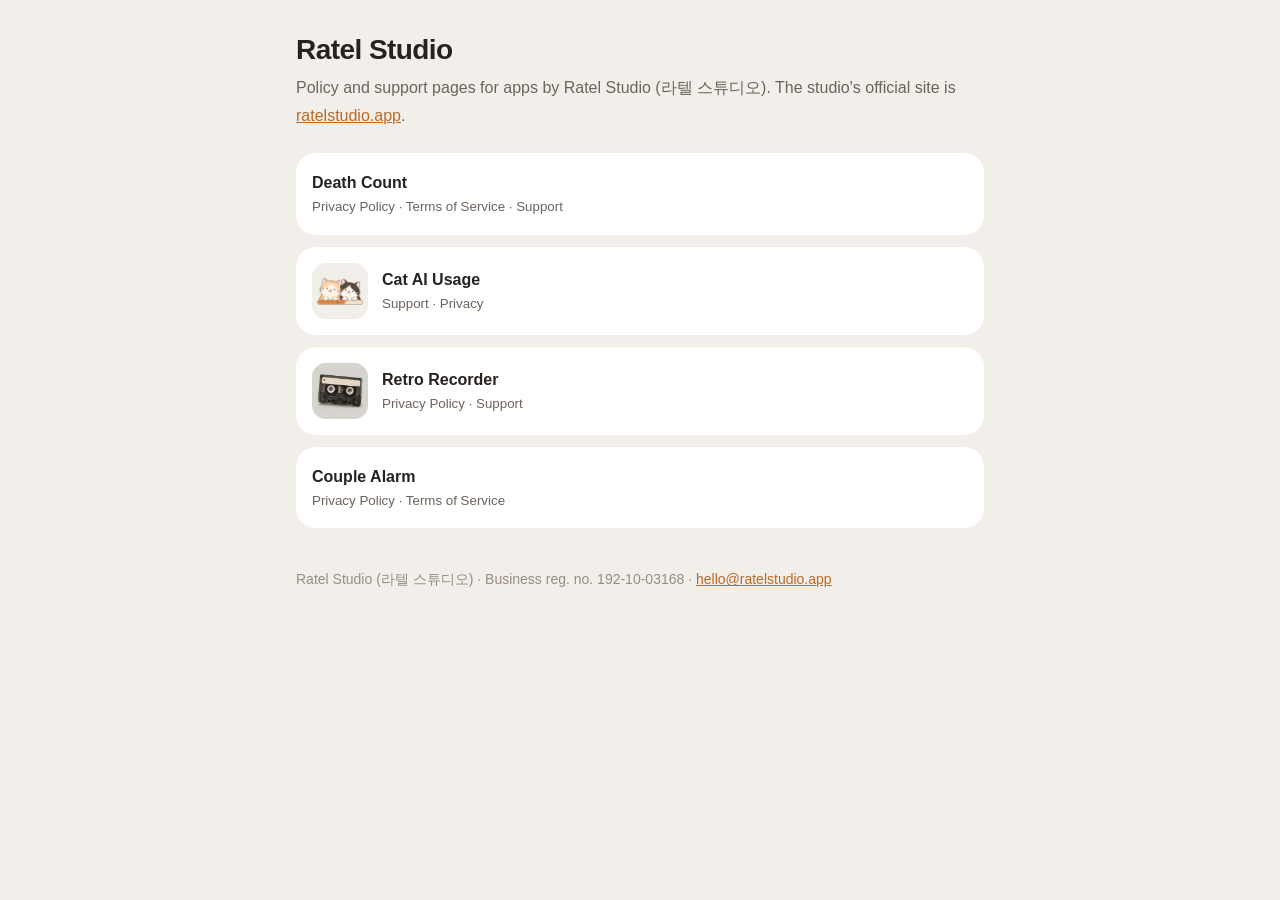
<file: index.html>
<!doctype html>
<html lang="en">
<head>
<meta charset="utf-8">
<meta name="viewport" content="width=device-width,initial-scale=1">
<title>Ratel Studio · app policies and support</title>
<meta name="description" content="Policy and support pages for apps by Ratel Studio (라텔 스튜디오). The studio's official site is ratelstudio.app.">
<link rel="canonical" href="https://ratelstudio.app/">
<link rel="stylesheet" href="assets/site.css">
</head>
<body>
<main>
<h1>Ratel Studio</h1>
<p class="sub">Policy and support pages for apps by Ratel Studio (라텔 스튜디오). The studio's official site is <a href="https://ratelstudio.app/">ratelstudio.app</a>.</p>
<div class="apps" style="margin-top:24px">
  <a class="app" href="death-count/"><span><strong>Death Count</strong><small>Privacy Policy · Terms of Service · Support</small></span></a>
  <a class="app" href="cat-ai-usage/"><img src="assets/cat-ai-usage-icon.png" alt=""><span><strong>Cat AI Usage</strong><small>Support · Privacy</small></span></a>
  <a class="app" href="retro-audio-recorder/"><img src="assets/retro-audio-recorder-icon.png" alt=""><span><strong>Retro Recorder</strong><small>Privacy Policy · Support</small></span></a>
  <a class="app" href="couple-alarm/"><span><strong>Couple Alarm</strong><small>Privacy Policy · Terms of Service</small></span></a>
</div>
<footer>Ratel Studio (라텔 스튜디오) · Business reg. no. 192-10-03168 · <a href="mailto:hello@ratelstudio.app">hello@ratelstudio.app</a></footer>
</main>
</body>
</html>
</file>
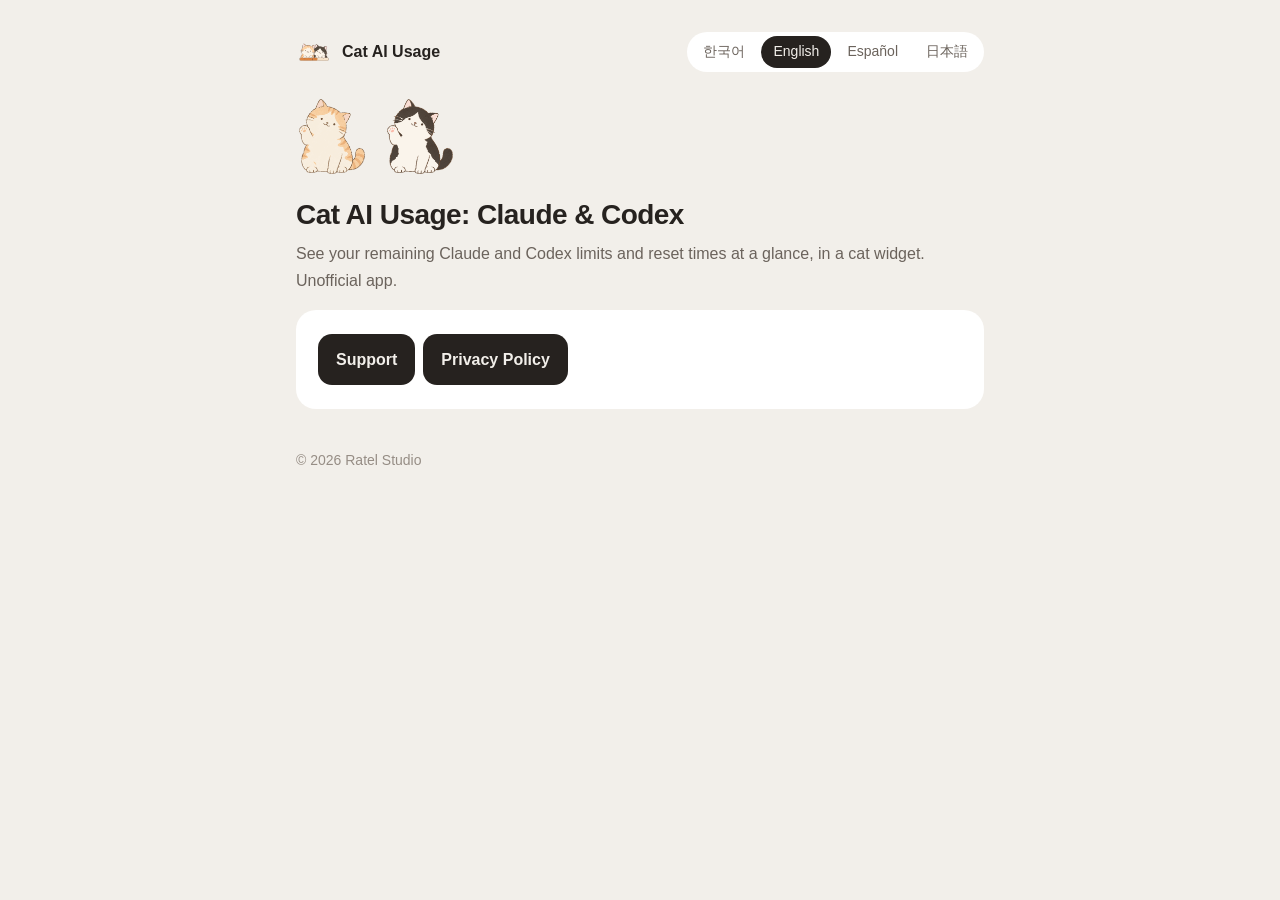
<file: cat-ai-usage/index.html>
<!doctype html>
<html lang="ko">
<head>
<meta charset="utf-8">
<meta name="viewport" content="width=device-width,initial-scale=1">
<title>Cat AI Usage</title>
<link rel="stylesheet" href="../assets/site.css">
<link rel="icon" href="../assets/cat-ai-usage-icon.png">
</head>
<body>
<main>
<div class="top">
  <a class="brand" href="../"><img src="../assets/cat-ai-usage-icon.png" alt="">Cat AI Usage</a>
  <div class="langs" role="group" aria-label="Language">
    <button data-set="ko">한국어</button><button data-set="en">English</button><button data-set="es">Español</button><button data-set="ja">日本語</button>
  </div>
</div>
<section data-lang="ko">
  <div class="hero"><img src="../assets/cheese-wave.png" alt=""><img src="../assets/tuxedo-wave.png" alt=""></div>
  <h1 data-title="고양이 AI 사용량">고양이 AI 사용량: Claude·Codex</h1>
  <p class="sub">Claude와 Codex의 남은 한도와 리셋 시간을 고양이 위젯으로 한눈에 봐요. 비공식 앱이에요.</p>
  <div class="card"><a class="btn" href="support.html?lang=ko">고객 지원</a><a class="btn" href="privacy.html?lang=ko">개인정보처리방침</a></div>
</section>
<section data-lang="en">
  <div class="hero"><img src="../assets/cheese-wave.png" alt=""><img src="../assets/tuxedo-wave.png" alt=""></div>
  <h1 data-title="Cat AI Usage">Cat AI Usage: Claude &amp; Codex</h1>
  <p class="sub">See your remaining Claude and Codex limits and reset times at a glance, in a cat widget. Unofficial app.</p>
  <div class="card"><a class="btn" href="support.html?lang=en">Support</a><a class="btn" href="privacy.html?lang=en">Privacy Policy</a></div>
</section>
<section data-lang="es">
  <div class="hero"><img src="../assets/cheese-wave.png" alt=""><img src="../assets/tuxedo-wave.png" alt=""></div>
  <h1 data-title="Cat AI Usage">Cat AI Usage: Claude y Codex</h1>
  <p class="sub">Mira de un vistazo el límite restante y el reinicio de Claude y Codex, en un widget con gatos. App no oficial.</p>
  <div class="card"><a class="btn" href="support.html?lang=es">Soporte</a><a class="btn" href="privacy.html?lang=es">Política de privacidad</a></div>
</section>
<section data-lang="ja">
  <div class="hero"><img src="../assets/cheese-wave.png" alt=""><img src="../assets/tuxedo-wave.png" alt=""></div>
  <h1 data-title="ねこAI使用量">ねこAI使用量: Claude・Codex</h1>
  <p class="sub">Claude と Codex の残り枠とリセット時刻を、ねこのウィジェットでひと目で。非公式アプリです。</p>
  <div class="card"><a class="btn" href="support.html?lang=ja">サポート</a><a class="btn" href="privacy.html?lang=ja">プライバシーポリシー</a></div>
</section>
<footer>© 2026 Ratel Studio</footer>
</main>
<script src="../assets/lang.js"></script>
</body>
</html>
</file>
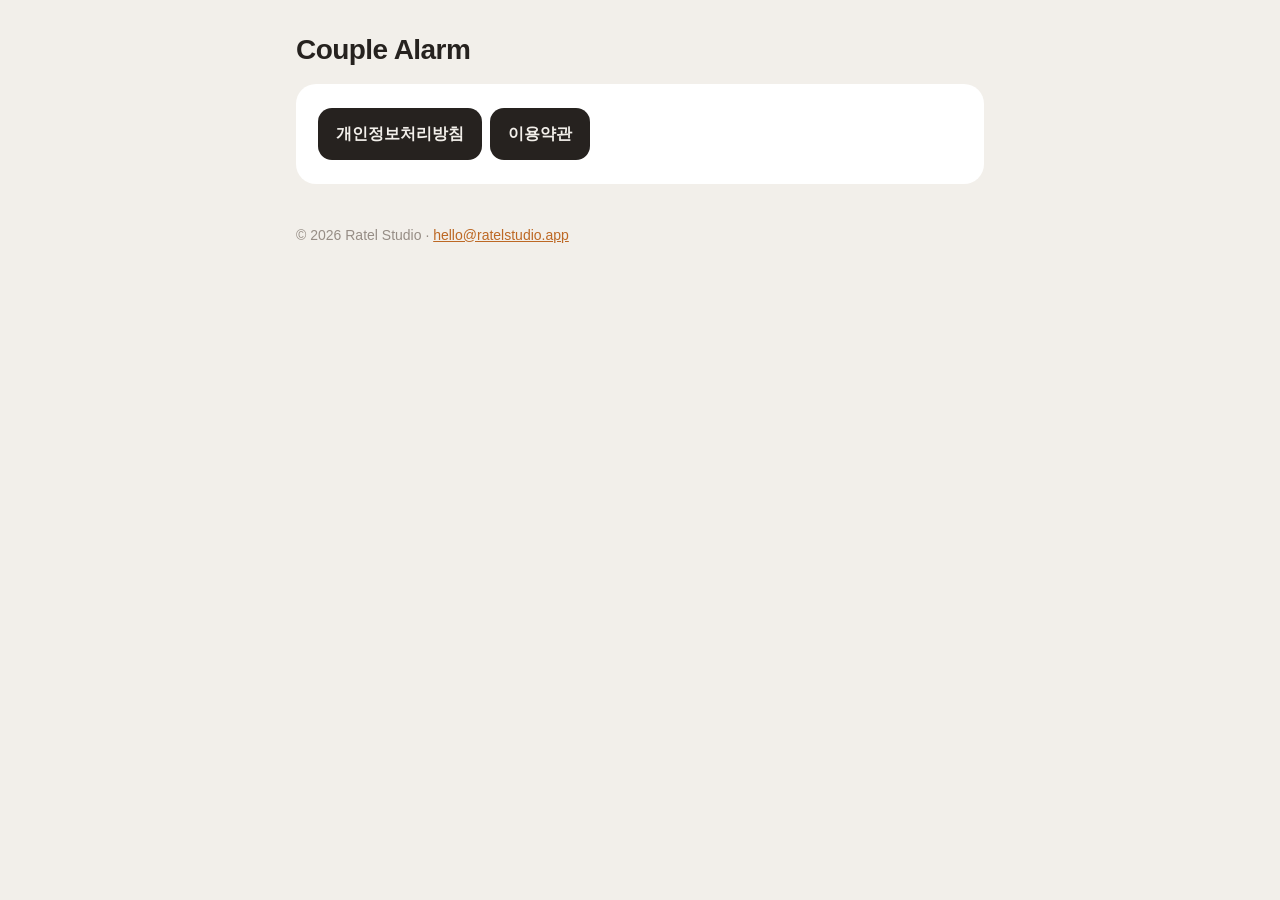
<file: couple-alarm/index.html>
<!doctype html>
<html lang="ko">
<head><meta charset="utf-8"><meta name="viewport" content="width=device-width,initial-scale=1"><title>Couple Alarm — Legal</title><link rel="stylesheet" href="../assets/site.css"></head>
<body><main><h1>Couple Alarm</h1><div class="card"><a class="btn" href="privacy.html">개인정보처리방침</a><a class="btn" href="terms.html">이용약관</a></div><footer>© 2026 Ratel Studio · <a href="mailto:hello@ratelstudio.app">hello@ratelstudio.app</a></footer></main></body>
</html>
</file>
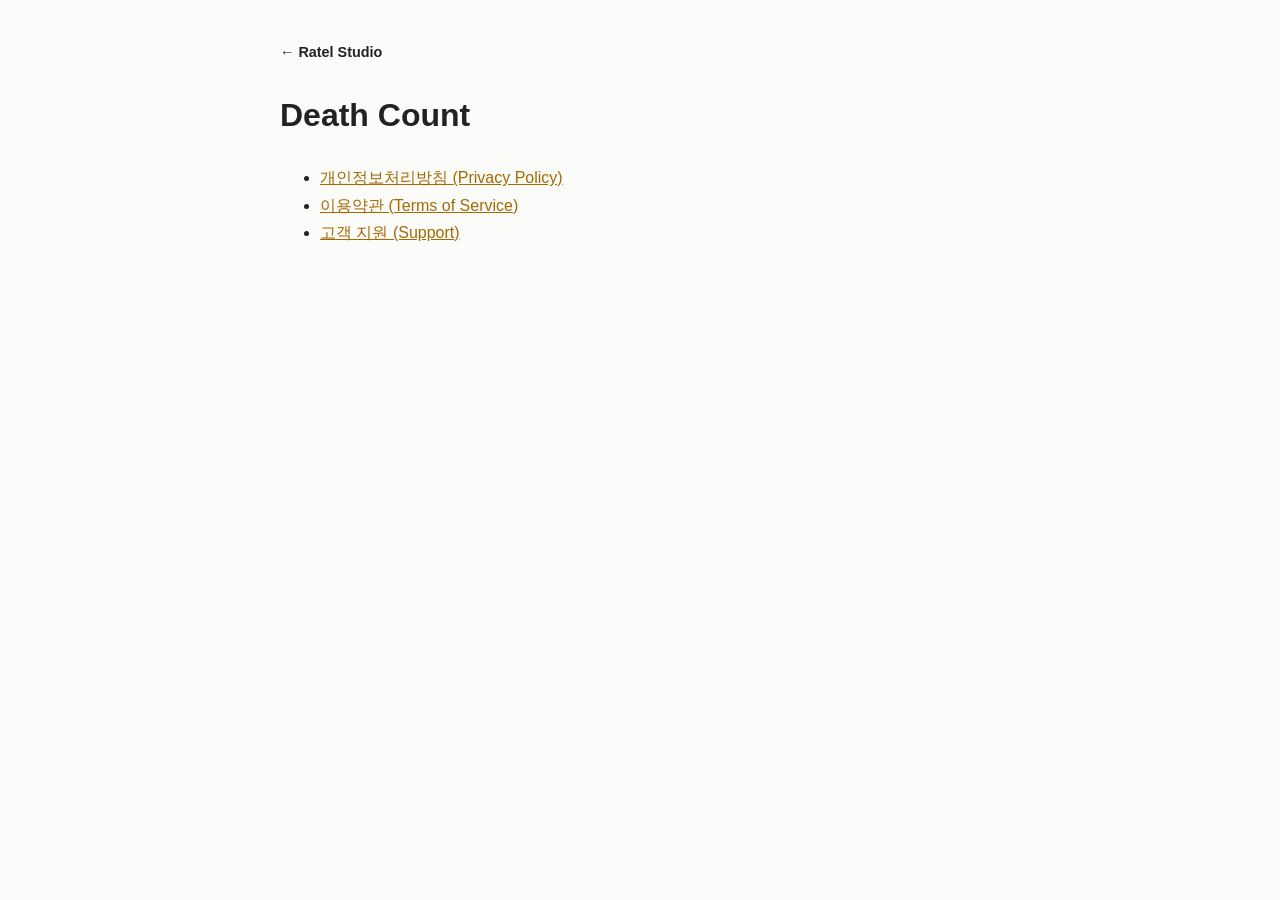
<file: death-count/index.html>
<!DOCTYPE html>
<html lang="ko">
<head>
<meta charset="utf-8">
<meta name="viewport" content="width=device-width, initial-scale=1">
<title>Death Count — Legal</title>
<style>body{max-width:720px;margin:40px auto;padding:0 16px;font-family:-apple-system,'Apple SD Gothic Neo',sans-serif;line-height:1.7;color:#222}</style>
<link rel="icon" href="/assets/icon-64.png" type="image/png">
<style>:root{color-scheme:light dark}body{background:#FBFBFA}a{color:#A36A00}.studio{margin:0 0 24px;font-size:.9rem}.studio a{color:inherit;font-weight:600;text-decoration:none}@media (prefers-color-scheme:dark){body{background:#111113;color:#EDEDEF}a{color:#E7A833}hr{border-color:#2A2A2F}}</style>
</head>
<body>
<p class="studio"><a href="https://ratelstudio.app/">← Ratel Studio</a></p>
<h1>Death Count</h1>
<ul>
<li><a href="privacy.html">개인정보처리방침 (Privacy Policy)</a></li>
<li><a href="terms.html">이용약관 (Terms of Service)</a></li>
<li><a href="support.html">고객 지원 (Support)</a></li>
</ul>
</body>
</html>
</file>
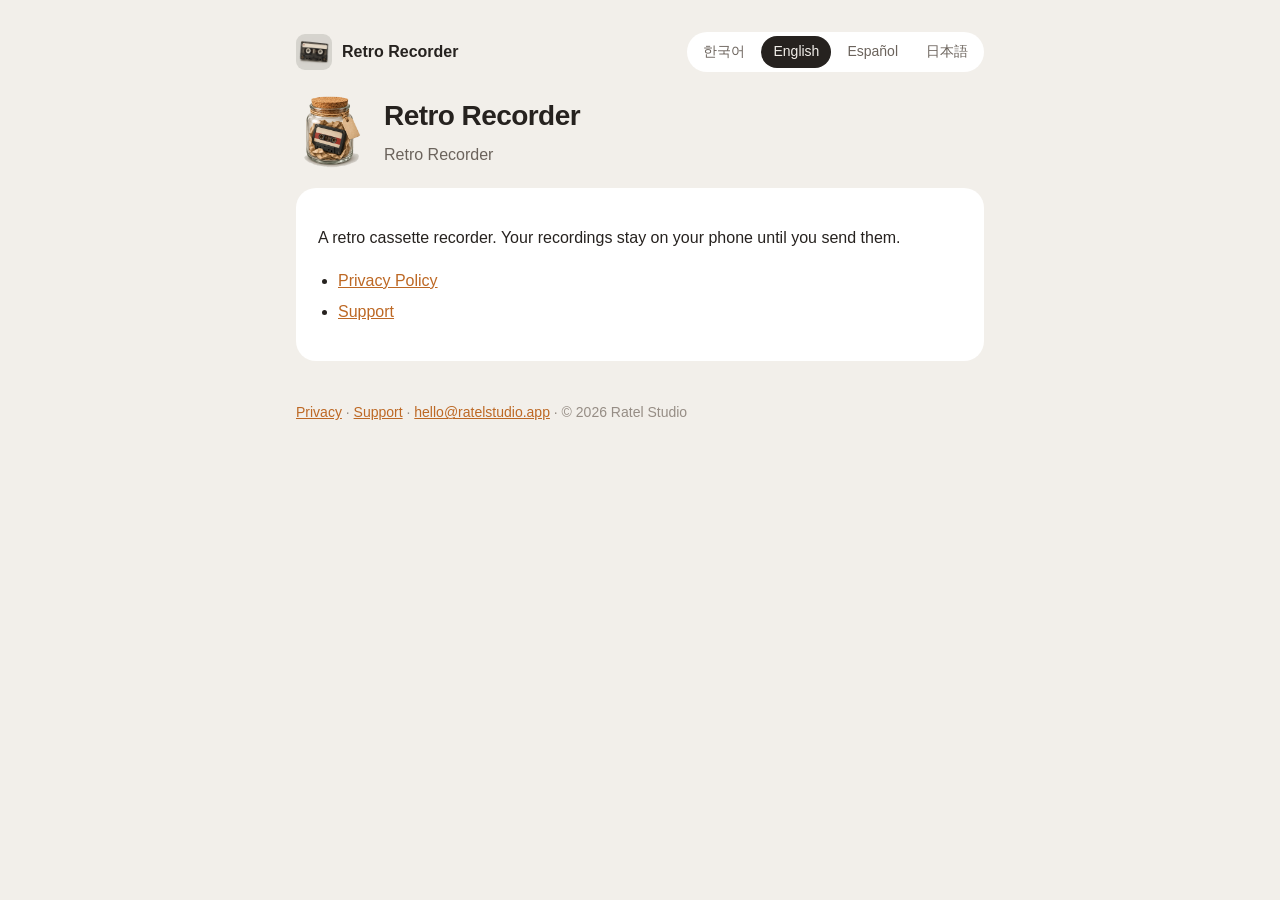
<file: retro-audio-recorder/index.html>
<!doctype html>
<html lang="ko">
<head>
<meta charset="utf-8">
<meta name="viewport" content="width=device-width,initial-scale=1">
<title>Retro Recorder — Ratel Studio</title>
<link rel="stylesheet" href="../assets/site.css">
<link rel="icon" href="../assets/retro-audio-recorder-icon.png">
</head>
<body>
<main>
<div class="top">
  <a class="brand" href="./"><img src="../assets/retro-audio-recorder-icon.png" alt="">Retro Recorder</a>
  <div class="langs" role="group" aria-label="Language">
    <button data-set="ko">한국어</button><button data-set="en">English</button><button data-set="es">Español</button><button data-set="ja">日本語</button>
  </div>
</div>

<section data-lang="ko">
  <div class="hero"><img src="../assets/retro-audio-recorder-jar.png" alt=""><div><h1 data-title="레트로 녹음기 — 레트로 녹음기">레트로 녹음기</h1><p class="sub">레트로 녹음기</p></div></div>
  <div class="card">
    <p>레트로 카세트 녹음기. 녹음은 직접 보내기 전까지 휴대폰 안에만 있어요.</p>
    <ul>
      <li><a href="./privacy.html?lang=ko">개인정보처리방침</a></li>
      <li><a href="./support.html?lang=ko">지원</a></li>
    </ul>
  </div>
</section>
<section data-lang="en">
  <div class="hero"><img src="../assets/retro-audio-recorder-jar.png" alt=""><div><h1 data-title="Retro Recorder — Retro Recorder">Retro Recorder</h1><p class="sub">Retro Recorder</p></div></div>
  <div class="card">
    <p>A retro cassette recorder. Your recordings stay on your phone until you send them.</p>
    <ul>
      <li><a href="./privacy.html?lang=en">Privacy Policy</a></li>
      <li><a href="./support.html?lang=en">Support</a></li>
    </ul>
  </div>
</section>
<section data-lang="es">
  <div class="hero"><img src="../assets/retro-audio-recorder-jar.png" alt=""><div><h1 data-title="Grabadora Retro — Grabadora Retro">Grabadora Retro</h1><p class="sub">Grabadora Retro</p></div></div>
  <div class="card">
    <p>Una grabadora de casete retro. Tus grabaciones se quedan en tu teléfono hasta que las envías.</p>
    <ul>
      <li><a href="./privacy.html?lang=es">Política de privacidad</a></li>
      <li><a href="./support.html?lang=es">Ayuda</a></li>
    </ul>
  </div>
</section>
<section data-lang="ja">
  <div class="hero"><img src="../assets/retro-audio-recorder-jar.png" alt=""><div><h1 data-title="レトロレコーダー — レトロレコーダー">レトロレコーダー</h1><p class="sub">レトロレコーダー</p></div></div>
  <div class="card">
    <p>レトロなカセットレコーダー。録音は自分で送るまでスマートフォンの中にあります。</p>
    <ul>
      <li><a href="./privacy.html?lang=ja">プライバシーポリシー</a></li>
      <li><a href="./support.html?lang=ja">サポート</a></li>
    </ul>
  </div>
</section>

<footer><a href="./privacy.html">Privacy</a> · <a href="./support.html">Support</a> · <a href="mailto:hello@ratelstudio.app">hello@ratelstudio.app</a> · © 2026 Ratel Studio</footer>
</main>
<script src="../assets/lang.js"></script>
</body>
</html>
</file>
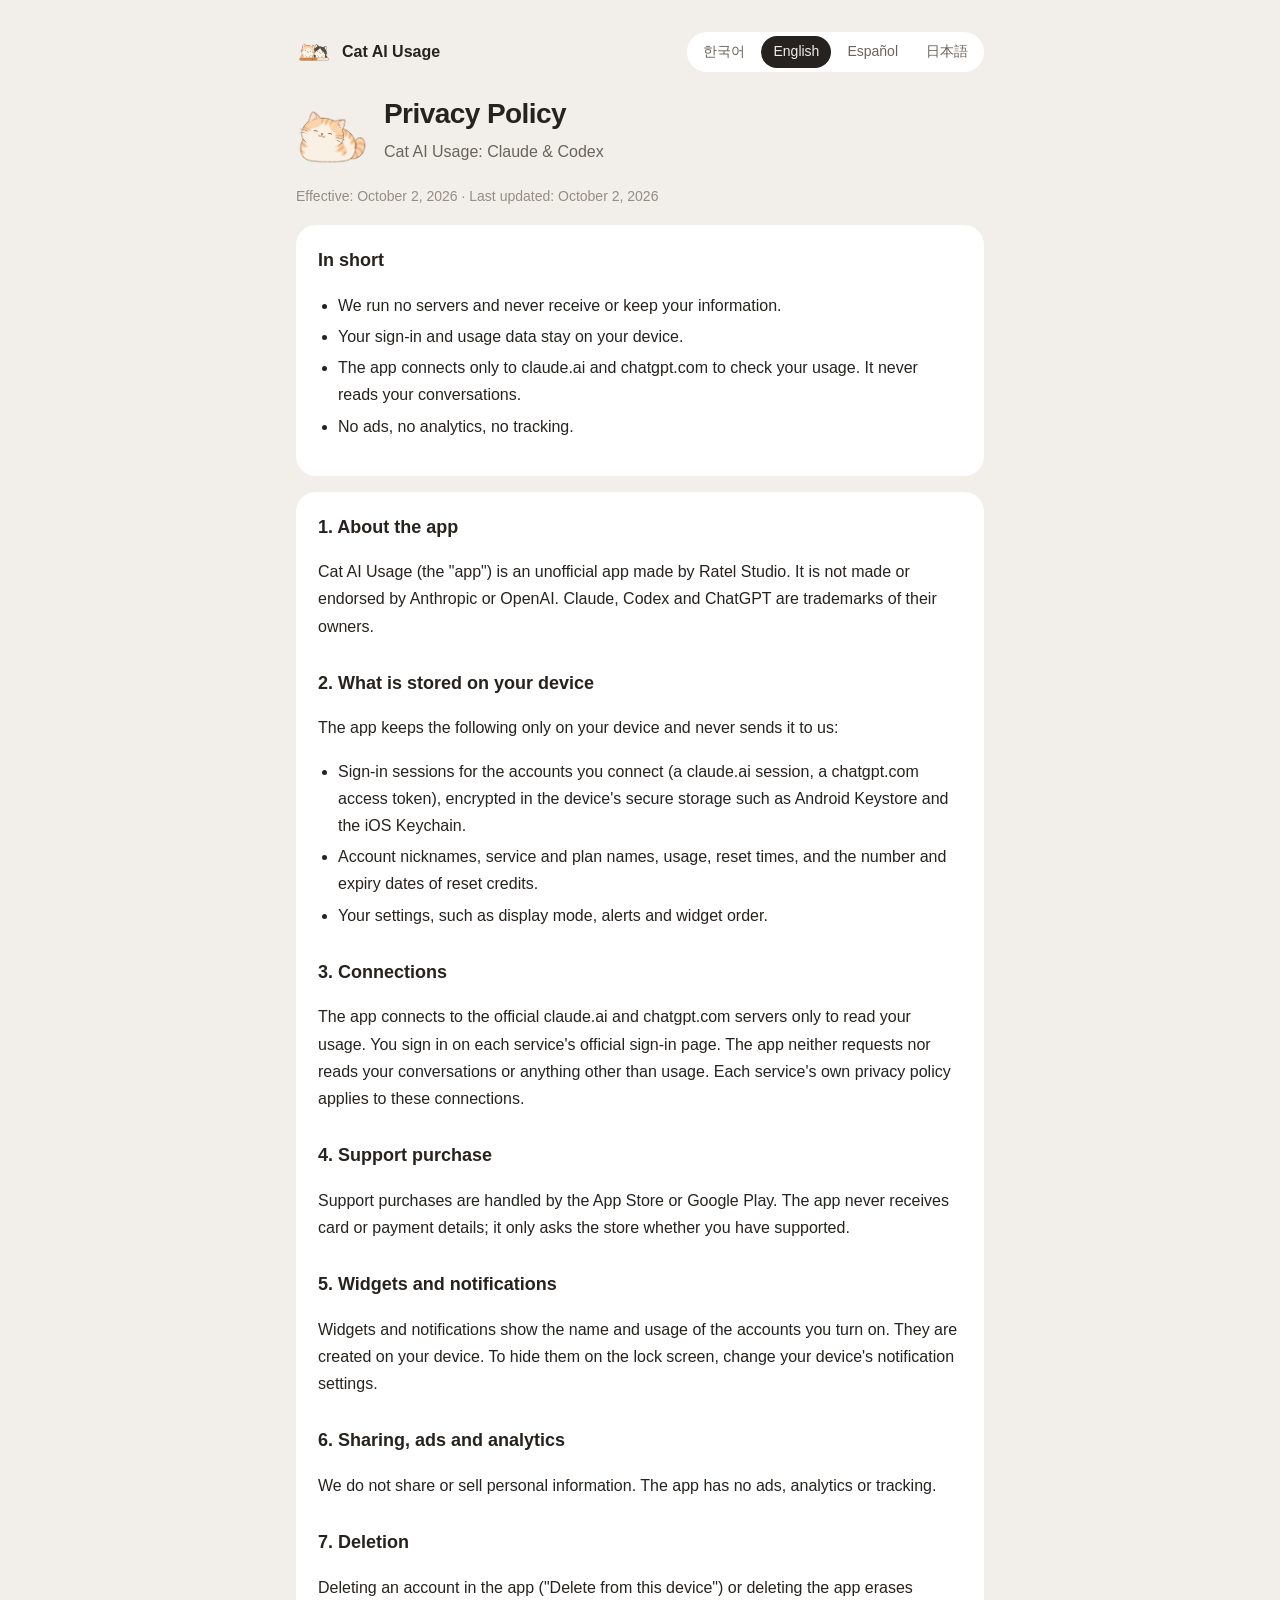
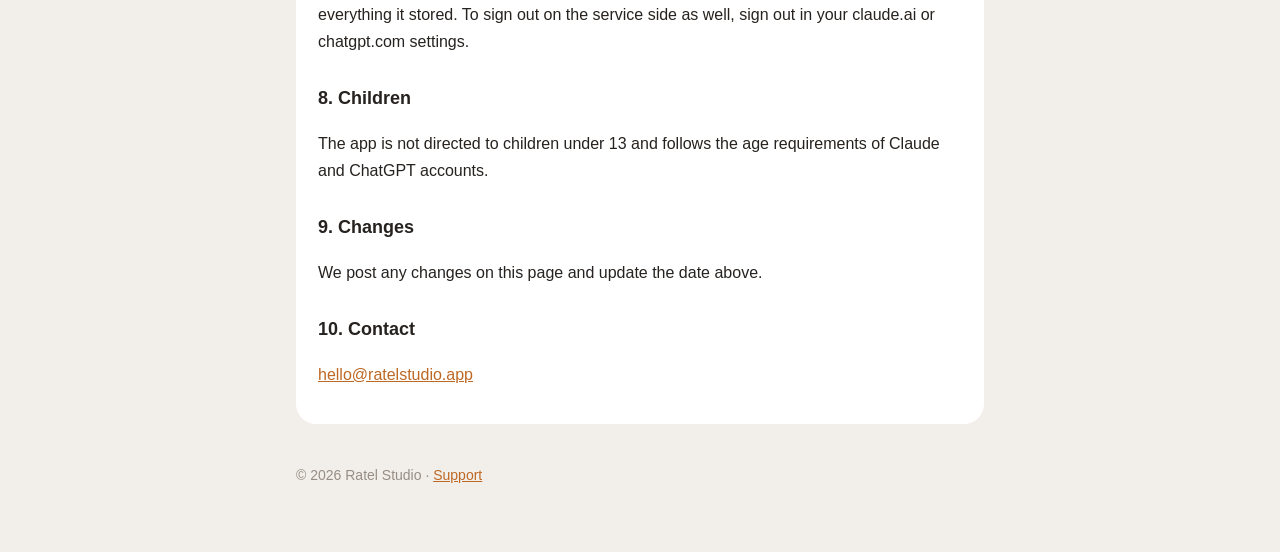
<file: cat-ai-usage/privacy.html>
<!doctype html>
<html lang="ko">
<head>
<meta charset="utf-8">
<meta name="viewport" content="width=device-width,initial-scale=1">
<title>Cat AI Usage — Privacy Policy</title>
<link rel="stylesheet" href="../assets/site.css">
<link rel="icon" href="../assets/cat-ai-usage-icon.png">
</head>
<body>
<main>
<div class="top">
  <a class="brand" href="./"><img src="../assets/cat-ai-usage-icon.png" alt="">Cat AI Usage</a>
  <div class="langs" role="group" aria-label="Language">
    <button data-set="ko">한국어</button><button data-set="en">English</button><button data-set="es">Español</button><button data-set="ja">日本語</button>
  </div>
</div>

<section data-lang="ko">
  <div class="hero"><img src="../assets/cheese-loaf.png" alt=""><div><h1 data-title="고양이 AI 사용량 — 개인정보처리방침">개인정보처리방침</h1><p class="sub">고양이 AI 사용량: Claude·Codex</p></div></div>
  <p class="meta">시행일: 2026년 10월 2일 · 최종 수정: 2026년 10월 2일</p>
  <div class="card">
    <h2>요약</h2>
    <ul>
      <li>개발자는 서버를 운영하지 않고, 여러분의 정보를 받거나 보관하지 않아요.</li>
      <li>로그인 정보와 사용량은 여러분의 기기 안에만 저장돼요.</li>
      <li>앱은 사용량을 확인하려고 claude.ai와 chatgpt.com에만 연결해요. 대화 내용은 읽지 않아요.</li>
      <li>광고, 분석 도구, 추적이 없어요.</li>
    </ul>
  </div>
  <div class="card">
    <h2>1. 이 앱에 대해</h2>
    <p>고양이 AI 사용량(이하 "앱")은 Ratel Studio가 만든 비공식 앱이에요. Anthropic이나 OpenAI가 만들거나 보증하지 않아요. Claude, Codex, ChatGPT는 각 회사의 상표예요.</p>
    <h2>2. 기기에 저장되는 정보</h2>
    <p>앱은 아래 정보를 기기 안에만 저장하고, 개발자에게 보내지 않아요.</p>
    <ul>
      <li>연결한 계정의 로그인 세션(claude.ai 세션, chatgpt.com 접근 토큰). Android Keystore와 iOS 키체인 같은 기기의 보안 저장소에 암호화해서 보관해요.</li>
      <li>계정 별명, 서비스와 플랜 이름, 사용량, 리셋 시각, 리셋 크레딧 개수와 만료일</li>
      <li>표시 방식, 알림, 위젯 순서 같은 설정</li>
    </ul>
    <h2>3. 외부 연결</h2>
    <p>앱은 사용량을 확인하는 목적으로만 claude.ai와 chatgpt.com의 공식 서버에 연결해요. 로그인은 각 서비스의 공식 로그인 화면에서 해요. 대화 내용이나 사용량 외의 정보는 요청하지도 읽지도 않아요. 이 연결에는 각 서비스의 개인정보처리방침이 적용돼요.</p>
    <h2>4. 후원 결제</h2>
    <p>후원은 App Store 또는 Google Play가 처리해요. 앱은 카드나 결제 정보를 받지 않고, 스토어에서 후원 여부만 확인해요.</p>
    <h2>5. 위젯과 알림</h2>
    <p>위젯과 알림에는 켜 둔 계정의 이름과 사용량이 보여요. 모두 기기 안에서 만들어져요. 잠금 화면에서 보이지 않게 하려면 기기의 알림 설정을 바꿔 주세요.</p>
    <h2>6. 제3자 제공, 광고, 분석</h2>
    <p>개인정보를 제3자에게 제공하거나 판매하지 않아요. 광고, 분석 도구, 추적 기능이 없어요.</p>
    <h2>7. 삭제</h2>
    <p>앱에서 계정을 "이 기기에서 삭제"하거나 앱을 지우면 저장된 정보가 모두 지워져요. 서비스 쪽 로그인까지 끊으려면 claude.ai나 chatgpt.com 설정에서 로그아웃해 주세요.</p>
    <h2>8. 아동</h2>
    <p>앱은 13세 미만 아동을 대상으로 하지 않아요. Claude와 ChatGPT 계정의 연령 요건을 따라요.</p>
    <h2>9. 변경</h2>
    <p>방침이 바뀌면 이 페이지에 올리고 최종 수정일을 바꿔요.</p>
    <h2>10. 문의</h2>
    <p><a href="mailto:hello@ratelstudio.app">hello@ratelstudio.app</a></p>
  </div>
</section>

<section data-lang="en">
  <div class="hero"><img src="../assets/cheese-loaf.png" alt=""><div><h1 data-title="Cat AI Usage — Privacy Policy">Privacy Policy</h1><p class="sub">Cat AI Usage: Claude &amp; Codex</p></div></div>
  <p class="meta">Effective: October 2, 2026 · Last updated: October 2, 2026</p>
  <div class="card">
    <h2>In short</h2>
    <ul>
      <li>We run no servers and never receive or keep your information.</li>
      <li>Your sign-in and usage data stay on your device.</li>
      <li>The app connects only to claude.ai and chatgpt.com to check your usage. It never reads your conversations.</li>
      <li>No ads, no analytics, no tracking.</li>
    </ul>
  </div>
  <div class="card">
    <h2>1. About the app</h2>
    <p>Cat AI Usage (the "app") is an unofficial app made by Ratel Studio. It is not made or endorsed by Anthropic or OpenAI. Claude, Codex and ChatGPT are trademarks of their owners.</p>
    <h2>2. What is stored on your device</h2>
    <p>The app keeps the following only on your device and never sends it to us:</p>
    <ul>
      <li>Sign-in sessions for the accounts you connect (a claude.ai session, a chatgpt.com access token), encrypted in the device's secure storage such as Android Keystore and the iOS Keychain.</li>
      <li>Account nicknames, service and plan names, usage, reset times, and the number and expiry dates of reset credits.</li>
      <li>Your settings, such as display mode, alerts and widget order.</li>
    </ul>
    <h2>3. Connections</h2>
    <p>The app connects to the official claude.ai and chatgpt.com servers only to read your usage. You sign in on each service's official sign-in page. The app neither requests nor reads your conversations or anything other than usage. Each service's own privacy policy applies to these connections.</p>
    <h2>4. Support purchase</h2>
    <p>Support purchases are handled by the App Store or Google Play. The app never receives card or payment details; it only asks the store whether you have supported.</p>
    <h2>5. Widgets and notifications</h2>
    <p>Widgets and notifications show the name and usage of the accounts you turn on. They are created on your device. To hide them on the lock screen, change your device's notification settings.</p>
    <h2>6. Sharing, ads and analytics</h2>
    <p>We do not share or sell personal information. The app has no ads, analytics or tracking.</p>
    <h2>7. Deletion</h2>
    <p>Deleting an account in the app ("Delete from this device") or deleting the app erases everything it stored. To sign out on the service side as well, sign out in your claude.ai or chatgpt.com settings.</p>
    <h2>8. Children</h2>
    <p>The app is not directed to children under 13 and follows the age requirements of Claude and ChatGPT accounts.</p>
    <h2>9. Changes</h2>
    <p>We post any changes on this page and update the date above.</p>
    <h2>10. Contact</h2>
    <p><a href="mailto:hello@ratelstudio.app">hello@ratelstudio.app</a></p>
  </div>
</section>

<section data-lang="es">
  <div class="hero"><img src="../assets/cheese-loaf.png" alt=""><div><h1 data-title="Cat AI Usage — Política de privacidad">Política de privacidad</h1><p class="sub">Cat AI Usage: Claude y Codex</p></div></div>
  <p class="meta">Vigente desde: 2 de octubre de 2026 · Última actualización: 2 de octubre de 2026</p>
  <div class="card">
    <h2>En resumen</h2>
    <ul>
      <li>No tenemos servidores y nunca recibimos ni guardamos tu información.</li>
      <li>Tus datos de inicio de sesión y de uso se quedan en tu dispositivo.</li>
      <li>La app solo se conecta a claude.ai y chatgpt.com para consultar tu uso. Nunca lee tus conversaciones.</li>
      <li>Sin anuncios, sin analítica, sin rastreo.</li>
    </ul>
  </div>
  <div class="card">
    <h2>1. Sobre la app</h2>
    <p>Cat AI Usage (la "app") es una app no oficial creada por Ratel Studio. No la crean ni la respaldan Anthropic ni OpenAI. Claude, Codex y ChatGPT son marcas de sus respectivos dueños.</p>
    <h2>2. Qué se guarda en tu dispositivo</h2>
    <p>La app guarda lo siguiente solo en tu dispositivo y nunca nos lo envía:</p>
    <ul>
      <li>Las sesiones de las cuentas que conectas (una sesión de claude.ai, un token de acceso de chatgpt.com), cifradas en el almacenamiento seguro del dispositivo, como Android Keystore y el llavero de iOS.</li>
      <li>Apodos de cuenta, nombres de servicio y plan, uso, horas de reinicio, y la cantidad y fecha de vencimiento de los créditos de reinicio.</li>
      <li>Tus ajustes, como el modo de visualización, las alertas y el orden de los widgets.</li>
    </ul>
    <h2>3. Conexiones</h2>
    <p>La app se conecta a los servidores oficiales de claude.ai y chatgpt.com solo para leer tu uso. Inicias sesión en la página oficial de cada servicio. La app no pide ni lee tus conversaciones ni nada que no sea el uso. A estas conexiones se aplica la política de privacidad de cada servicio.</p>
    <h2>4. Apoyo (compra)</h2>
    <p>Las compras de apoyo las procesan App Store o Google Play. La app nunca recibe datos de tarjeta ni de pago; solo consulta a la tienda si ya apoyaste.</p>
    <h2>5. Widgets y notificaciones</h2>
    <p>Los widgets y las notificaciones muestran el nombre y el uso de las cuentas que activas. Se generan en tu dispositivo. Para ocultarlos en la pantalla de bloqueo, cambia los ajustes de notificaciones del dispositivo.</p>
    <h2>6. Compartir, anuncios y analítica</h2>
    <p>No compartimos ni vendemos información personal. La app no tiene anuncios, analítica ni rastreo.</p>
    <h2>7. Eliminación</h2>
    <p>Si borras una cuenta en la app ("Borrar de este dispositivo") o eliminas la app, se borra todo lo guardado. Para cerrar sesión también en el servicio, hazlo en los ajustes de claude.ai o chatgpt.com.</p>
    <h2>8. Menores</h2>
    <p>La app no está dirigida a menores de 13 años y sigue los requisitos de edad de las cuentas de Claude y ChatGPT.</p>
    <h2>9. Cambios</h2>
    <p>Publicaremos cualquier cambio en esta página y actualizaremos la fecha.</p>
    <h2>10. Contacto</h2>
    <p><a href="mailto:hello@ratelstudio.app">hello@ratelstudio.app</a></p>
  </div>
</section>

<section data-lang="ja">
  <div class="hero"><img src="../assets/cheese-loaf.png" alt=""><div><h1 data-title="ねこAI使用量 — プライバシーポリシー">プライバシーポリシー</h1><p class="sub">ねこAI使用量: Claude・Codex</p></div></div>
  <p class="meta">施行日: 2026年10月2日 · 最終更新: 2026年10月2日</p>
  <div class="card">
    <h2>まとめ</h2>
    <ul>
      <li>開発者はサーバーを運営しておらず、あなたの情報を受け取ったり保管したりしません。</li>
      <li>ログイン情報と使用量は、あなたの端末の中だけに保存されます。</li>
      <li>アプリは使用量を確認するために claude.ai と chatgpt.com にだけ接続します。会話の内容は読みません。</li>
      <li>広告、分析ツール、トラッキングはありません。</li>
    </ul>
  </div>
  <div class="card">
    <h2>1. このアプリについて</h2>
    <p>ねこAI使用量(以下「アプリ」)は Ratel Studio が作った非公式アプリです。Anthropic や OpenAI が作成・保証したものではありません。Claude、Codex、ChatGPT は各社の商標です。</p>
    <h2>2. 端末に保存される情報</h2>
    <p>アプリは次の情報を端末の中だけに保存し、開発者には送りません。</p>
    <ul>
      <li>接続したアカウントのログインセッション(claude.ai のセッション、chatgpt.com のアクセストークン)。Android Keystore や iOS キーチェーンなど、端末の安全な保存領域に暗号化して保管します。</li>
      <li>アカウントのニックネーム、サービス名とプラン名、使用量、リセット時刻、リセットクレジットの数と有効期限</li>
      <li>表示方法、通知、ウィジェットの並び順などの設定</li>
    </ul>
    <h2>3. 外部への接続</h2>
    <p>アプリは使用量を確認する目的でのみ、claude.ai と chatgpt.com の公式サーバーに接続します。ログインは各サービスの公式ログイン画面で行います。会話の内容や使用量以外の情報は、要求も読み取りもしません。これらの接続には各サービスのプライバシーポリシーが適用されます。</p>
    <h2>4. 応援(購入)</h2>
    <p>応援の支払いは App Store または Google Play が処理します。アプリはカード情報や支払い情報を受け取らず、ストアに応援済みかどうかだけを確認します。</p>
    <h2>5. ウィジェットと通知</h2>
    <p>ウィジェットと通知には、オンにしたアカウントの名前と使用量が表示されます。どれも端末の中で作られます。ロック画面に表示したくない場合は、端末の通知設定を変更してください。</p>
    <h2>6. 第三者提供、広告、分析</h2>
    <p>個人情報を第三者に提供・販売することはありません。広告、分析ツール、トラッキングはありません。</p>
    <h2>7. 削除</h2>
    <p>アプリでアカウントを「この端末から削除」するか、アプリを削除すると、保存された情報はすべて消えます。サービス側のログインも解除するには、claude.ai や chatgpt.com の設定でログアウトしてください。</p>
    <h2>8. お子さまについて</h2>
    <p>アプリは13歳未満のお子さまを対象としていません。Claude と ChatGPT のアカウントの年齢要件に従います。</p>
    <h2>9. 変更</h2>
    <p>ポリシーを変更した場合は、このページに掲載し、最終更新日を変更します。</p>
    <h2>10. お問い合わせ</h2>
    <p><a href="mailto:hello@ratelstudio.app">hello@ratelstudio.app</a></p>
  </div>
</section>

<footer>© 2026 Ratel Studio · <a href="support.html">Support</a></footer>
</main>
<script src="../assets/lang.js"></script>
</body>
</html>
</file>
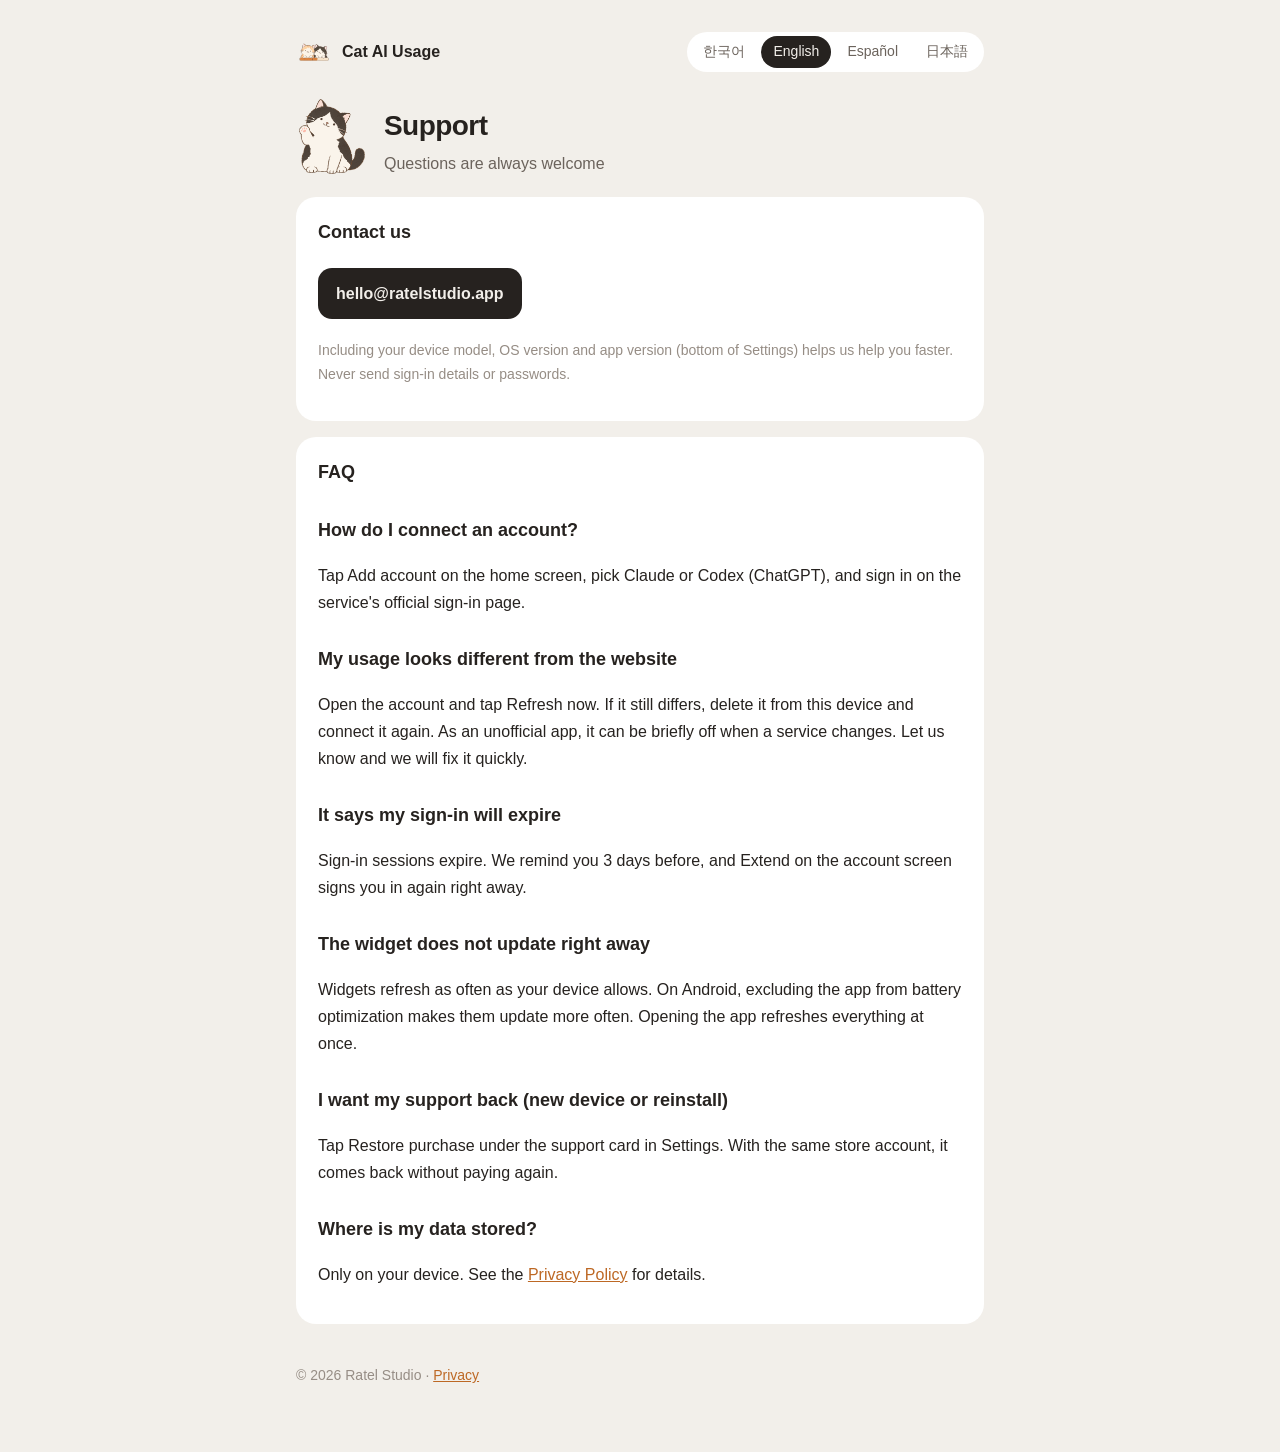
<file: cat-ai-usage/support.html>
<!doctype html>
<html lang="ko">
<head>
<meta charset="utf-8">
<meta name="viewport" content="width=device-width,initial-scale=1">
<title>Cat AI Usage — Support</title>
<link rel="stylesheet" href="../assets/site.css">
<link rel="icon" href="../assets/cat-ai-usage-icon.png">
</head>
<body>
<main>
<div class="top">
  <a class="brand" href="./"><img src="../assets/cat-ai-usage-icon.png" alt="">Cat AI Usage</a>
  <div class="langs" role="group" aria-label="Language">
    <button data-set="ko">한국어</button><button data-set="en">English</button><button data-set="es">Español</button><button data-set="ja">日本語</button>
  </div>
</div>

<section data-lang="ko">
  <div class="hero"><img src="../assets/tuxedo-wave.png" alt=""><div><h1 data-title="고양이 AI 사용량 — 고객 지원">고객 지원</h1><p class="sub">궁금한 점이 있으면 편하게 물어봐 주세요</p></div></div>
  <div class="card">
    <h2>문의하기</h2>
    <p><a class="btn" href="mailto:hello@ratelstudio.app?subject=Cat%20AI%20Usage">hello@ratelstudio.app</a></p>
    <p class="meta">기기 모델, OS 버전, 앱 버전(설정 맨 아래)을 같이 적어 주시면 더 빨리 도와드릴 수 있어요. 로그인 정보나 비밀번호는 절대 보내지 마세요.</p>
  </div>
  <div class="card">
    <h2>자주 묻는 질문</h2>
    <h2>계정은 어떻게 연결하나요?</h2>
    <p>홈에서 계정 추가를 누르고 Claude 또는 Codex(ChatGPT)를 고른 뒤, 각 서비스의 공식 로그인 화면에서 로그인하면 돼요.</p>
    <h2>사용량이 웹과 다르게 나와요</h2>
    <p>계정 화면에서 지금 새로고침을 눌러 주세요. 그래도 다르면 이 기기에서 삭제한 뒤 다시 연결해 주세요. 비공식 앱이라 서비스가 바뀌면 잠시 정확하지 않을 수 있어요. 알려 주시면 빠르게 고칠게요.</p>
    <h2>로그인이 풀린다고 나와요</h2>
    <p>로그인 세션에는 유효 기간이 있어요. 만료 3일 전에 알려 드리고, 계정 화면의 연장하기로 바로 다시 로그인할 수 있어요.</p>
    <h2>위젯이 바로 바뀌지 않아요</h2>
    <p>위젯은 기기가 허락하는 주기로 새로고침돼요. Android에서는 배터리 최적화에서 앱을 제외하면 더 자주 바뀌어요. 앱을 한 번 열면 바로 새로고침돼요.</p>
    <h2>후원을 다시 받고 싶어요 (새 기기, 재설치)</h2>
    <p>설정의 후원 카드 아래 구매 복원을 눌러 주세요. 같은 스토어 계정이면 다시 결제하지 않아도 돌아와요.</p>
    <h2>제 정보는 어디에 저장되나요?</h2>
    <p>모두 기기 안에만 저장돼요. 자세한 내용은 <a href="privacy.html?lang=ko">개인정보처리방침</a>을 봐 주세요.</p>
  </div>
</section>

<section data-lang="en">
  <div class="hero"><img src="../assets/tuxedo-wave.png" alt=""><div><h1 data-title="Cat AI Usage — Support">Support</h1><p class="sub">Questions are always welcome</p></div></div>
  <div class="card">
    <h2>Contact us</h2>
    <p><a class="btn" href="mailto:hello@ratelstudio.app?subject=Cat%20AI%20Usage">hello@ratelstudio.app</a></p>
    <p class="meta">Including your device model, OS version and app version (bottom of Settings) helps us help you faster. Never send sign-in details or passwords.</p>
  </div>
  <div class="card">
    <h2>FAQ</h2>
    <h2>How do I connect an account?</h2>
    <p>Tap Add account on the home screen, pick Claude or Codex (ChatGPT), and sign in on the service's official sign-in page.</p>
    <h2>My usage looks different from the website</h2>
    <p>Open the account and tap Refresh now. If it still differs, delete it from this device and connect it again. As an unofficial app, it can be briefly off when a service changes. Let us know and we will fix it quickly.</p>
    <h2>It says my sign-in will expire</h2>
    <p>Sign-in sessions expire. We remind you 3 days before, and Extend on the account screen signs you in again right away.</p>
    <h2>The widget does not update right away</h2>
    <p>Widgets refresh as often as your device allows. On Android, excluding the app from battery optimization makes them update more often. Opening the app refreshes everything at once.</p>
    <h2>I want my support back (new device or reinstall)</h2>
    <p>Tap Restore purchase under the support card in Settings. With the same store account, it comes back without paying again.</p>
    <h2>Where is my data stored?</h2>
    <p>Only on your device. See the <a href="privacy.html?lang=en">Privacy Policy</a> for details.</p>
  </div>
</section>

<section data-lang="es">
  <div class="hero"><img src="../assets/tuxedo-wave.png" alt=""><div><h1 data-title="Cat AI Usage — Soporte">Soporte</h1><p class="sub">Escríbenos cuando quieras</p></div></div>
  <div class="card">
    <h2>Contacto</h2>
    <p><a class="btn" href="mailto:hello@ratelstudio.app?subject=Cat%20AI%20Usage">hello@ratelstudio.app</a></p>
    <p class="meta">Si incluyes el modelo del dispositivo, la versión del sistema y la versión de la app (al final de Ajustes), podremos ayudarte más rápido. Nunca envíes datos de inicio de sesión ni contraseñas.</p>
  </div>
  <div class="card">
    <h2>Preguntas frecuentes</h2>
    <h2>¿Cómo conecto una cuenta?</h2>
    <p>Toca Añadir cuenta en la pantalla de inicio, elige Claude o Codex (ChatGPT) e inicia sesión en la página oficial del servicio.</p>
    <h2>Mi uso no coincide con el de la web</h2>
    <p>Abre la cuenta y toca Actualizar ahora. Si sigue sin coincidir, bórrala de este dispositivo y vuelve a conectarla. Al ser una app no oficial, puede fallar un rato cuando un servicio cambia. Avísanos y lo arreglaremos pronto.</p>
    <h2>Dice que mi sesión va a caducar</h2>
    <p>Las sesiones caducan. Te avisamos 3 días antes, y Renovar en la pantalla de la cuenta vuelve a iniciar sesión al momento.</p>
    <h2>El widget no se actualiza enseguida</h2>
    <p>Los widgets se actualizan con la frecuencia que permite tu dispositivo. En Android, si excluyes la app de la optimización de batería, se actualizan más a menudo. Abrir la app lo actualiza todo al instante.</p>
    <h2>Quiero recuperar mi apoyo (nuevo dispositivo o reinstalación)</h2>
    <p>Toca Restaurar compra debajo de la tarjeta de apoyo en Ajustes. Con la misma cuenta de la tienda, vuelve sin pagar de nuevo.</p>
    <h2>¿Dónde se guardan mis datos?</h2>
    <p>Solo en tu dispositivo. Consulta la <a href="privacy.html?lang=es">Política de privacidad</a> para más detalles.</p>
  </div>
</section>

<section data-lang="ja">
  <div class="hero"><img src="../assets/tuxedo-wave.png" alt=""><div><h1 data-title="ねこAI使用量 — サポート">サポート</h1><p class="sub">気になることがあれば気軽にどうぞ</p></div></div>
  <div class="card">
    <h2>お問い合わせ</h2>
    <p><a class="btn" href="mailto:hello@ratelstudio.app?subject=Cat%20AI%20Usage">hello@ratelstudio.app</a></p>
    <p class="meta">端末の機種、OSのバージョン、アプリのバージョン(設定のいちばん下)を書いていただけると、より早くお手伝いできます。ログイン情報やパスワードは絶対に送らないでください。</p>
  </div>
  <div class="card">
    <h2>よくある質問</h2>
    <h2>アカウントはどうやって接続しますか?</h2>
    <p>ホームでアカウントを追加をタップし、Claude または Codex(ChatGPT)を選んで、各サービスの公式ログイン画面でログインしてください。</p>
    <h2>使用量がウェブと違って表示されます</h2>
    <p>アカウント画面で今すぐ更新をタップしてください。それでも違う場合は、この端末から削除してもう一度接続してください。非公式アプリのため、サービスが変わるとしばらく正確でないことがあります。お知らせいただければすぐに直します。</p>
    <h2>ログインの期限が切れると表示されます</h2>
    <p>ログインセッションには有効期限があります。期限の3日前にお知らせし、アカウント画面の延長するですぐにログインし直せます。</p>
    <h2>ウィジェットがすぐに変わりません</h2>
    <p>ウィジェットは端末が許可する間隔で更新されます。Android ではバッテリー最適化の対象からアプリを外すと、より頻繁に更新されます。アプリを開くとすぐに更新されます。</p>
    <h2>応援を復元したい(新しい端末、再インストール)</h2>
    <p>設定の応援カードの下にある購入を復元をタップしてください。同じストアアカウントなら、もう一度支払わなくても戻ります。</p>
    <h2>私の情報はどこに保存されますか?</h2>
    <p>端末の中だけです。詳しくは<a href="privacy.html?lang=ja">プライバシーポリシー</a>をご覧ください。</p>
  </div>
</section>

<footer>© 2026 Ratel Studio · <a href="privacy.html">Privacy</a></footer>
</main>
<script src="../assets/lang.js"></script>
</body>
</html>
</file>
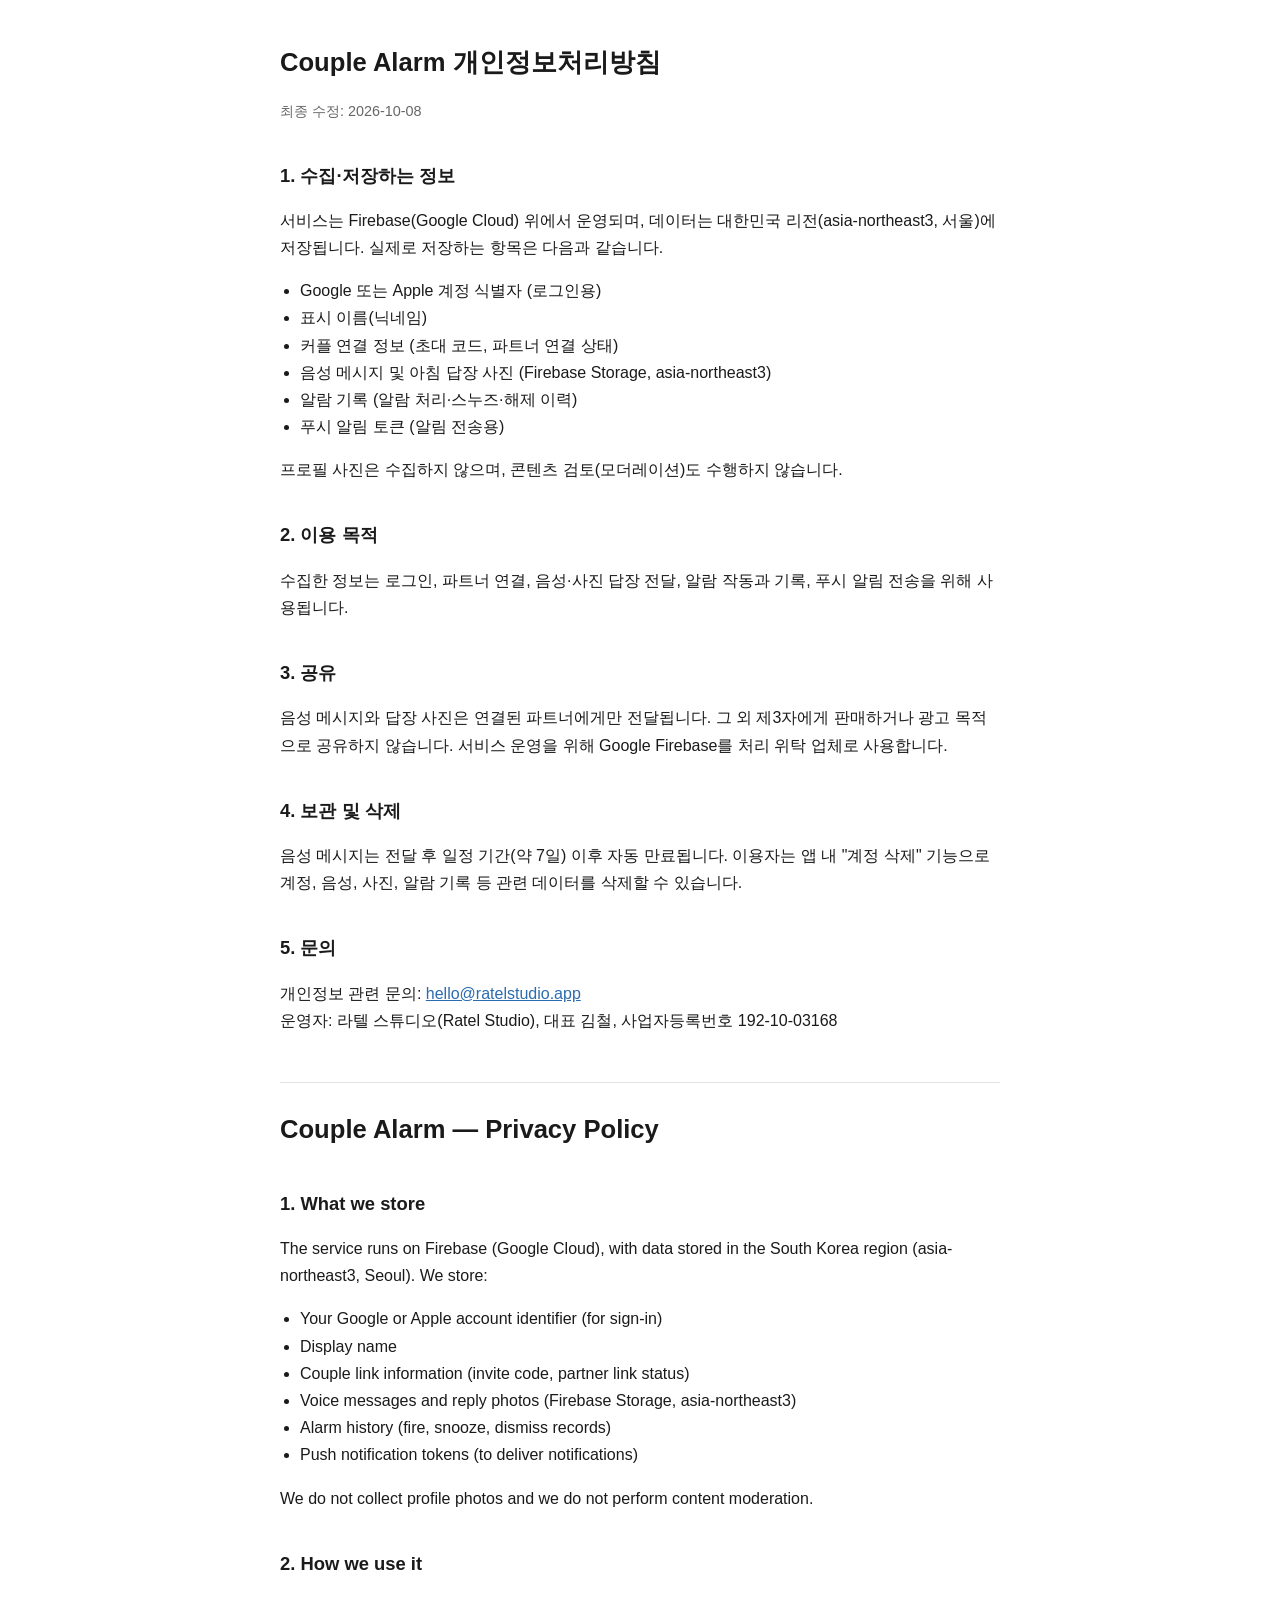
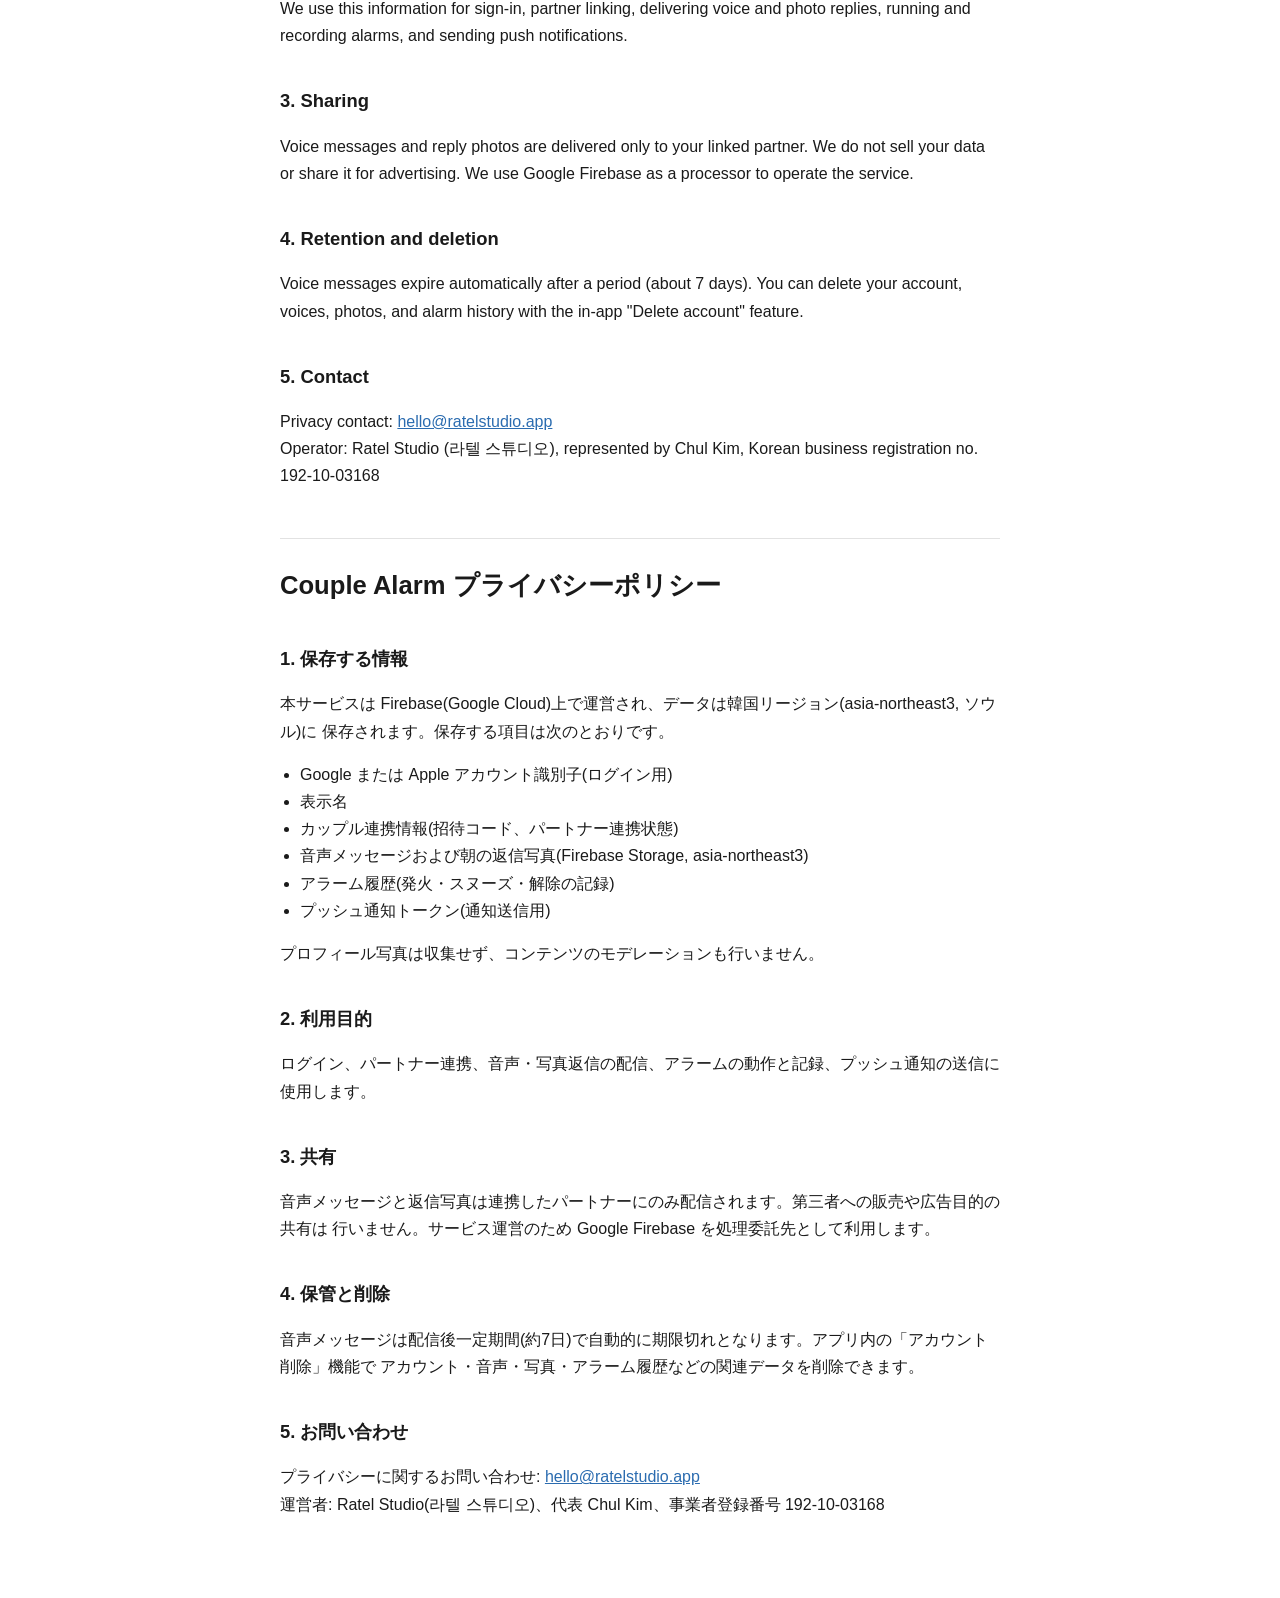
<file: couple-alarm/privacy.html>
<!DOCTYPE html>
<html lang="ko">
<head>
  <meta charset="utf-8" />
  <meta name="viewport" content="width=device-width, initial-scale=1" />
  <title>Couple Alarm 개인정보처리방침</title>
  <style>
    body { font-family: -apple-system, "Segoe UI", Roboto, "Noto Sans KR", sans-serif; line-height: 1.7; margin: 0 auto; max-width: 720px; padding: 24px 20px 64px; color: #1a1a1a; }
    h1 { font-size: 1.6rem; margin-bottom: 4px; }
    h2 { font-size: 1.15rem; margin-top: 36px; }
    .lang { border-top: 1px solid #e2e2e2; margin-top: 48px; padding-top: 8px; }
    .updated { color: #666; font-size: 0.9rem; }
    ul { padding-left: 20px; }
    a { color: #2b6cb0; }
  </style>
</head>
<body>
  <h1>Couple Alarm 개인정보처리방침</h1>
  <p class="updated">최종 수정: 2026-10-08</p>

  <h2>1. 수집·저장하는 정보</h2>
  <p>서비스는 Firebase(Google Cloud) 위에서 운영되며, 데이터는 대한민국 리전(asia-northeast3, 서울)에
  저장됩니다. 실제로 저장하는 항목은 다음과 같습니다.</p>
  <ul>
    <li>Google 또는 Apple 계정 식별자 (로그인용)</li>
    <li>표시 이름(닉네임)</li>
    <li>커플 연결 정보 (초대 코드, 파트너 연결 상태)</li>
    <li>음성 메시지 및 아침 답장 사진 (Firebase Storage, asia-northeast3)</li>
    <li>알람 기록 (알람 처리·스누즈·해제 이력)</li>
    <li>푸시 알림 토큰 (알림 전송용)</li>
  </ul>
  <p>프로필 사진은 수집하지 않으며, 콘텐츠 검토(모더레이션)도 수행하지 않습니다.</p>

  <h2>2. 이용 목적</h2>
  <p>수집한 정보는 로그인, 파트너 연결, 음성·사진 답장 전달, 알람 작동과 기록, 푸시 알림 전송을 위해
  사용됩니다.</p>

  <h2>3. 공유</h2>
  <p>음성 메시지와 답장 사진은 연결된 파트너에게만 전달됩니다. 그 외 제3자에게 판매하거나 광고 목적으로
  공유하지 않습니다. 서비스 운영을 위해 Google Firebase를 처리 위탁 업체로 사용합니다.</p>

  <h2>4. 보관 및 삭제</h2>
  <p>음성 메시지는 전달 후 일정 기간(약 7일) 이후 자동 만료됩니다. 이용자는 앱 내 "계정 삭제" 기능으로
  계정, 음성, 사진, 알람 기록 등 관련 데이터를 삭제할 수 있습니다.</p>

  <h2>5. 문의</h2>
  <p>개인정보 관련 문의: <a href="mailto:hello@ratelstudio.app">hello@ratelstudio.app</a><br>운영자: 라텔 스튜디오(Ratel Studio), 대표 김철, 사업자등록번호 192-10-03168</p>

  <div class="lang" lang="en">
    <h1>Couple Alarm — Privacy Policy</h1>
    <h2>1. What we store</h2>
    <p>The service runs on Firebase (Google Cloud), with data stored in the South Korea region
    (asia-northeast3, Seoul). We store:</p>
    <ul>
      <li>Your Google or Apple account identifier (for sign-in)</li>
      <li>Display name</li>
      <li>Couple link information (invite code, partner link status)</li>
      <li>Voice messages and reply photos (Firebase Storage, asia-northeast3)</li>
      <li>Alarm history (fire, snooze, dismiss records)</li>
      <li>Push notification tokens (to deliver notifications)</li>
    </ul>
    <p>We do not collect profile photos and we do not perform content moderation.</p>
    <h2>2. How we use it</h2>
    <p>We use this information for sign-in, partner linking, delivering voice and photo replies, running and
    recording alarms, and sending push notifications.</p>
    <h2>3. Sharing</h2>
    <p>Voice messages and reply photos are delivered only to your linked partner. We do not sell your data or
    share it for advertising. We use Google Firebase as a processor to operate the service.</p>
    <h2>4. Retention and deletion</h2>
    <p>Voice messages expire automatically after a period (about 7 days). You can delete your account, voices,
    photos, and alarm history with the in-app "Delete account" feature.</p>
    <h2>5. Contact</h2>
    <p>Privacy contact: <a href="mailto:hello@ratelstudio.app">hello@ratelstudio.app</a><br>Operator: Ratel Studio (라텔 스튜디오), represented by Chul Kim, Korean business registration no. 192-10-03168</p>
  </div>

  <div class="lang" lang="ja">
    <h1>Couple Alarm プライバシーポリシー</h1>
    <h2>1. 保存する情報</h2>
    <p>本サービスは Firebase(Google Cloud)上で運営され、データは韓国リージョン(asia-northeast3, ソウル)に
    保存されます。保存する項目は次のとおりです。</p>
    <ul>
      <li>Google または Apple アカウント識別子(ログイン用)</li>
      <li>表示名</li>
      <li>カップル連携情報(招待コード、パートナー連携状態)</li>
      <li>音声メッセージおよび朝の返信写真(Firebase Storage, asia-northeast3)</li>
      <li>アラーム履歴(発火・スヌーズ・解除の記録)</li>
      <li>プッシュ通知トークン(通知送信用)</li>
    </ul>
    <p>プロフィール写真は収集せず、コンテンツのモデレーションも行いません。</p>
    <h2>2. 利用目的</h2>
    <p>ログイン、パートナー連携、音声・写真返信の配信、アラームの動作と記録、プッシュ通知の送信に使用します。</p>
    <h2>3. 共有</h2>
    <p>音声メッセージと返信写真は連携したパートナーにのみ配信されます。第三者への販売や広告目的の共有は
    行いません。サービス運営のため Google Firebase を処理委託先として利用します。</p>
    <h2>4. 保管と削除</h2>
    <p>音声メッセージは配信後一定期間(約7日)で自動的に期限切れとなります。アプリ内の「アカウント削除」機能で
    アカウント・音声・写真・アラーム履歴などの関連データを削除できます。</p>
    <h2>5. お問い合わせ</h2>
    <p>プライバシーに関するお問い合わせ: <a href="mailto:hello@ratelstudio.app">hello@ratelstudio.app</a><br>運営者: Ratel Studio(라텔 스튜디오)、代表 Chul Kim、事業者登録番号 192-10-03168</p>
  </div>
</body>
</html>
</file>
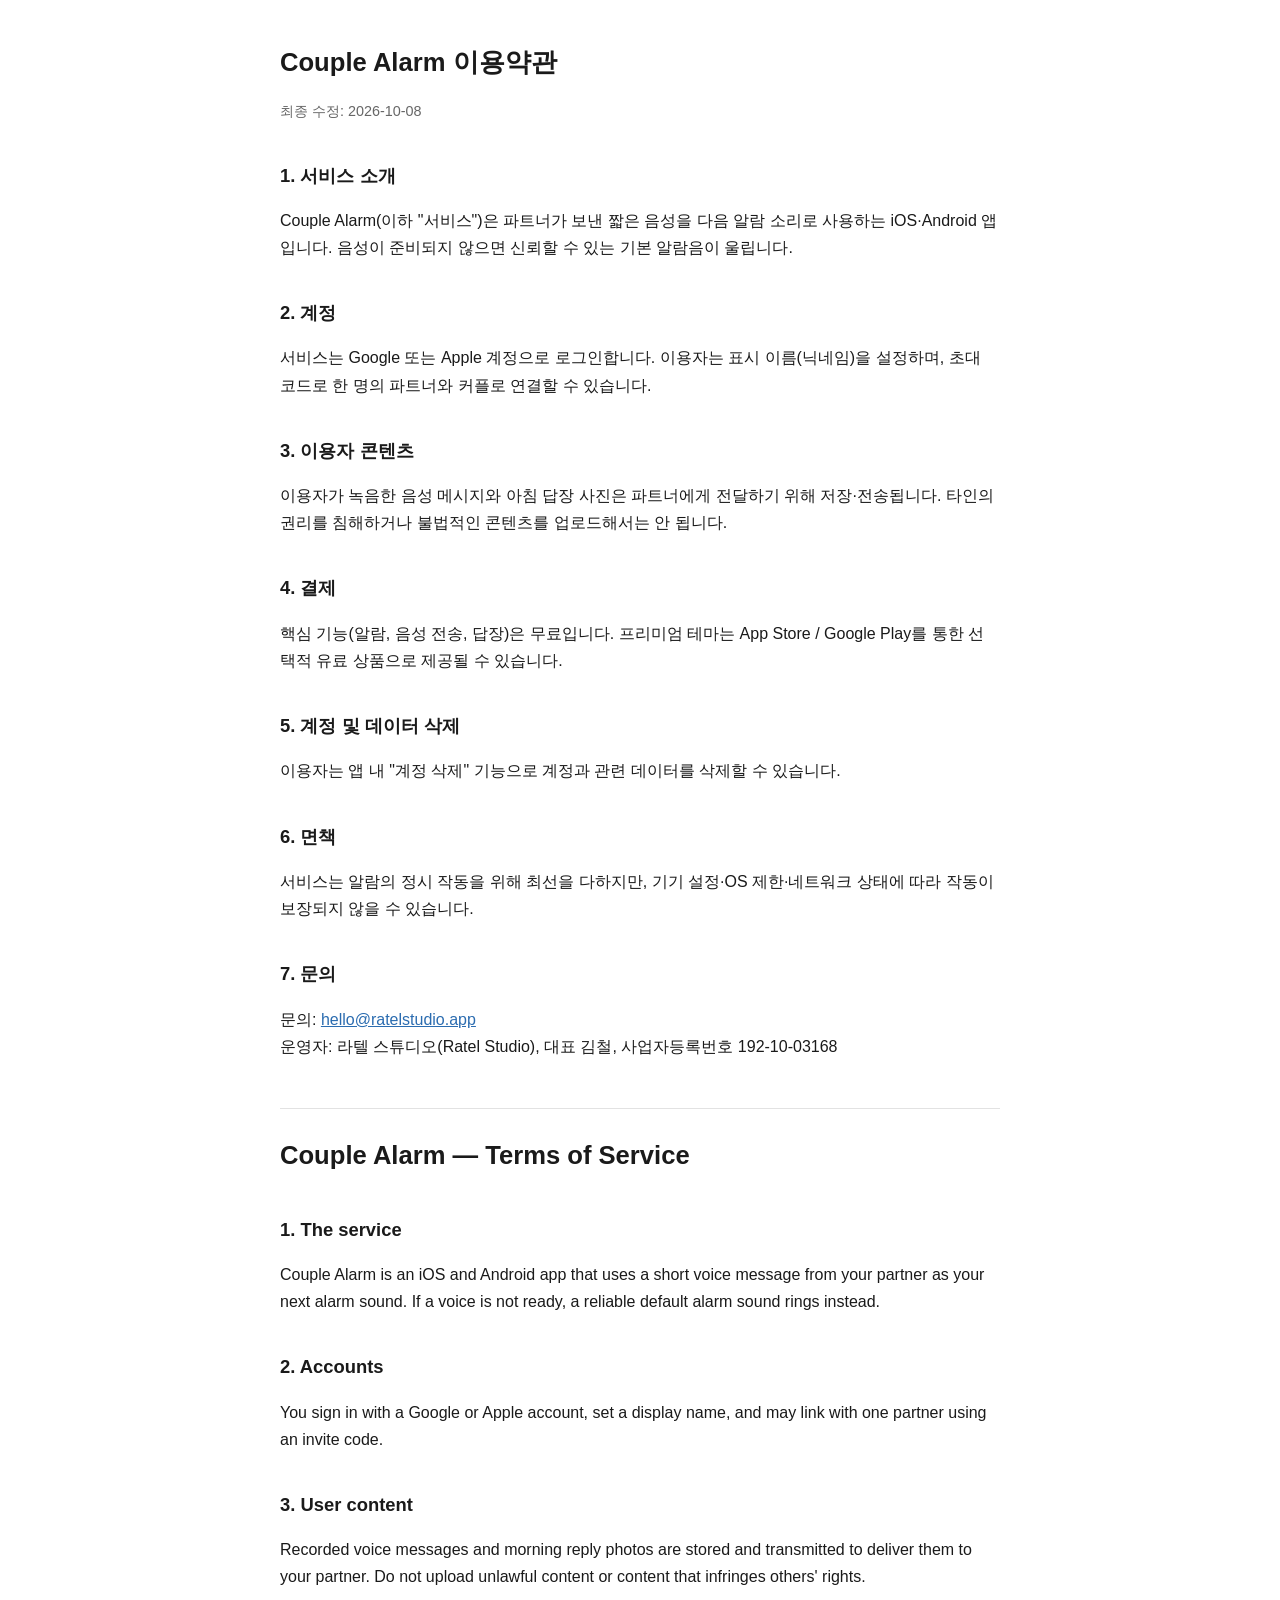
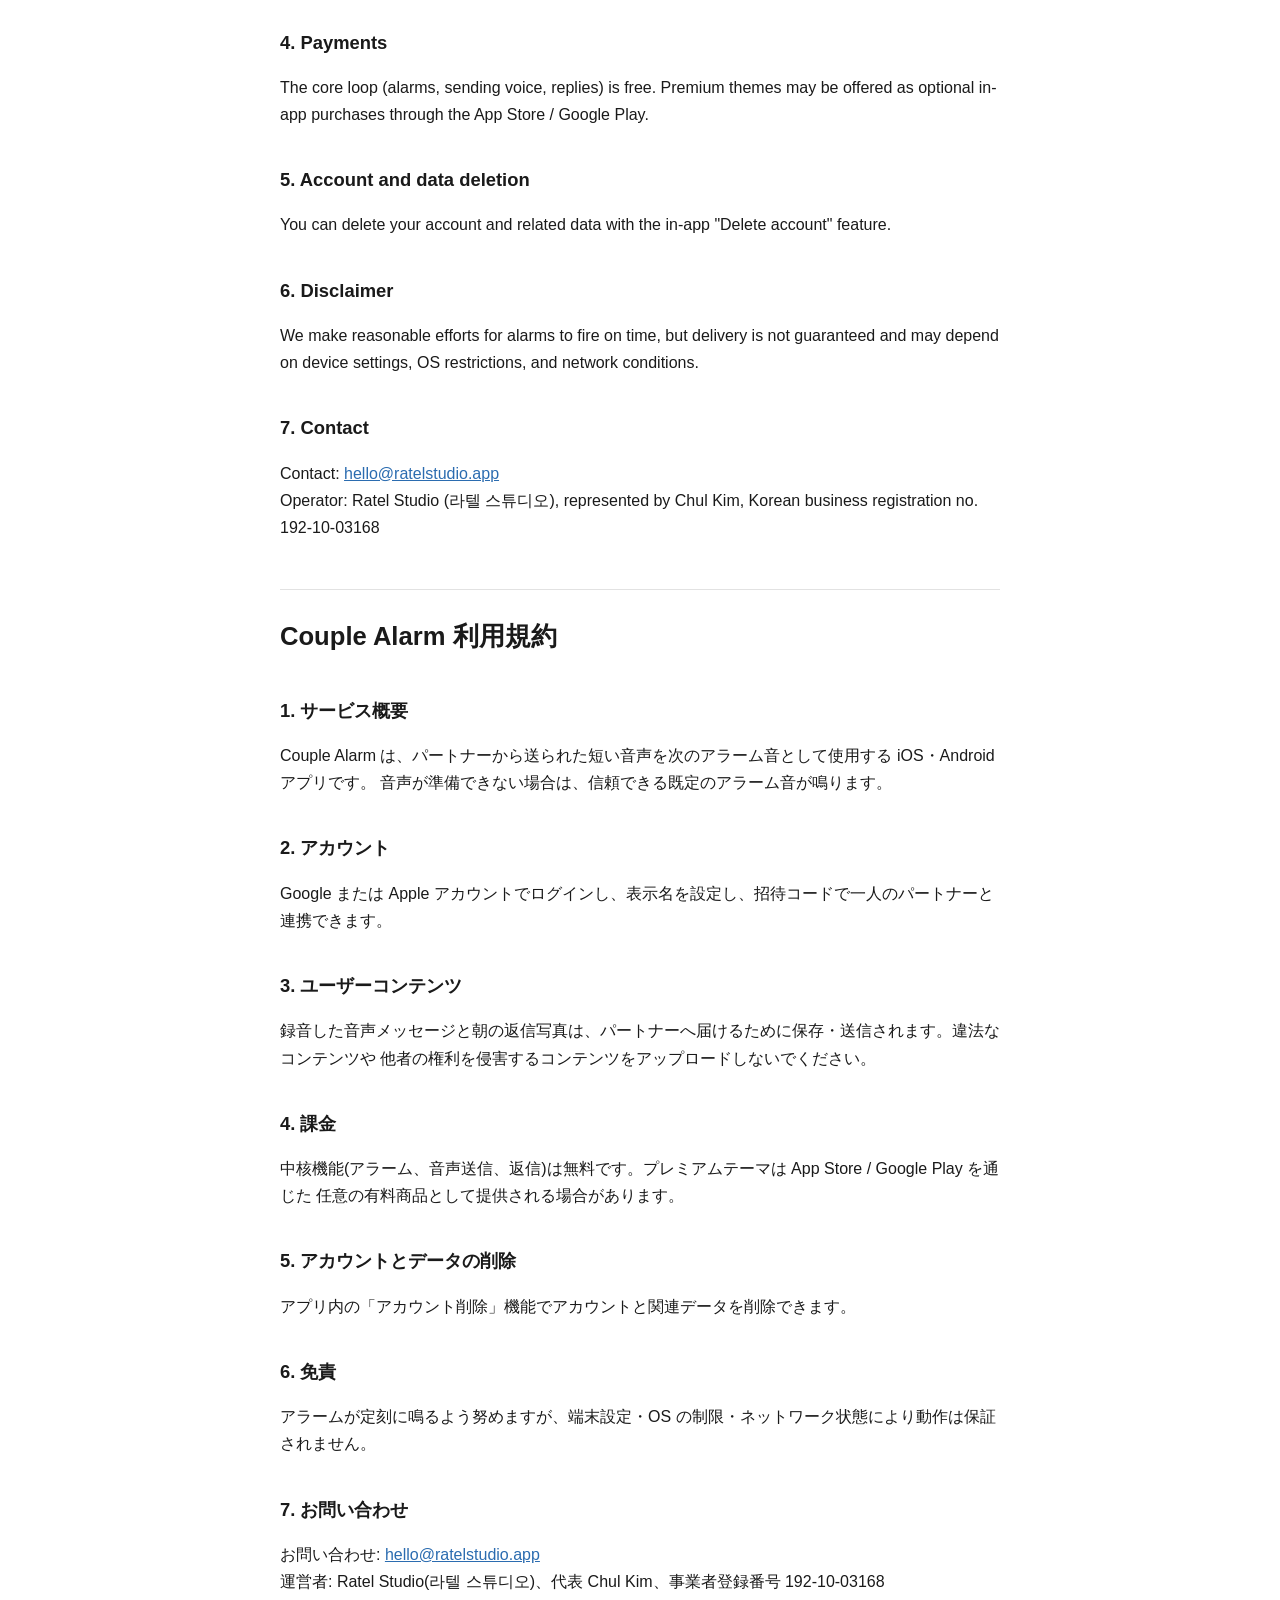
<file: couple-alarm/terms.html>
<!DOCTYPE html>
<html lang="ko">
<head>
  <meta charset="utf-8" />
  <meta name="viewport" content="width=device-width, initial-scale=1" />
  <title>Couple Alarm 이용약관</title>
  <style>
    body { font-family: -apple-system, "Segoe UI", Roboto, "Noto Sans KR", sans-serif; line-height: 1.7; margin: 0 auto; max-width: 720px; padding: 24px 20px 64px; color: #1a1a1a; }
    h1 { font-size: 1.6rem; margin-bottom: 4px; }
    h2 { font-size: 1.15rem; margin-top: 36px; }
    .lang { border-top: 1px solid #e2e2e2; margin-top: 48px; padding-top: 8px; }
    .updated { color: #666; font-size: 0.9rem; }
    ul { padding-left: 20px; }
    a { color: #2b6cb0; }
  </style>
</head>
<body>
  <h1>Couple Alarm 이용약관</h1>
  <p class="updated">최종 수정: 2026-10-08</p>

  <h2>1. 서비스 소개</h2>
  <p>Couple Alarm(이하 "서비스")은 파트너가 보낸 짧은 음성을 다음 알람 소리로 사용하는 iOS·Android 앱입니다.
  음성이 준비되지 않으면 신뢰할 수 있는 기본 알람음이 울립니다.</p>

  <h2>2. 계정</h2>
  <p>서비스는 Google 또는 Apple 계정으로 로그인합니다. 이용자는 표시 이름(닉네임)을 설정하며,
  초대 코드로 한 명의 파트너와 커플로 연결할 수 있습니다.</p>

  <h2>3. 이용자 콘텐츠</h2>
  <p>이용자가 녹음한 음성 메시지와 아침 답장 사진은 파트너에게 전달하기 위해 저장·전송됩니다.
  타인의 권리를 침해하거나 불법적인 콘텐츠를 업로드해서는 안 됩니다.</p>

  <h2>4. 결제</h2>
  <p>핵심 기능(알람, 음성 전송, 답장)은 무료입니다. 프리미엄 테마는 App Store / Google Play를 통한
  선택적 유료 상품으로 제공될 수 있습니다.</p>

  <h2>5. 계정 및 데이터 삭제</h2>
  <p>이용자는 앱 내 "계정 삭제" 기능으로 계정과 관련 데이터를 삭제할 수 있습니다.</p>

  <h2>6. 면책</h2>
  <p>서비스는 알람의 정시 작동을 위해 최선을 다하지만, 기기 설정·OS 제한·네트워크 상태에 따라
  작동이 보장되지 않을 수 있습니다.</p>

  <h2>7. 문의</h2>
  <p>문의: <a href="mailto:hello@ratelstudio.app">hello@ratelstudio.app</a><br>운영자: 라텔 스튜디오(Ratel Studio), 대표 김철, 사업자등록번호 192-10-03168</p>

  <div class="lang" lang="en">
    <h1>Couple Alarm — Terms of Service</h1>
    <h2>1. The service</h2>
    <p>Couple Alarm is an iOS and Android app that uses a short voice message from your partner as your next
    alarm sound. If a voice is not ready, a reliable default alarm sound rings instead.</p>
    <h2>2. Accounts</h2>
    <p>You sign in with a Google or Apple account, set a display name, and may link with one partner using an
    invite code.</p>
    <h2>3. User content</h2>
    <p>Recorded voice messages and morning reply photos are stored and transmitted to deliver them to your
    partner. Do not upload unlawful content or content that infringes others' rights.</p>
    <h2>4. Payments</h2>
    <p>The core loop (alarms, sending voice, replies) is free. Premium themes may be offered as optional
    in-app purchases through the App Store / Google Play.</p>
    <h2>5. Account and data deletion</h2>
    <p>You can delete your account and related data with the in-app "Delete account" feature.</p>
    <h2>6. Disclaimer</h2>
    <p>We make reasonable efforts for alarms to fire on time, but delivery is not guaranteed and may depend on
    device settings, OS restrictions, and network conditions.</p>
    <h2>7. Contact</h2>
    <p>Contact: <a href="mailto:hello@ratelstudio.app">hello@ratelstudio.app</a><br>Operator: Ratel Studio (라텔 스튜디오), represented by Chul Kim, Korean business registration no. 192-10-03168</p>
  </div>

  <div class="lang" lang="ja">
    <h1>Couple Alarm 利用規約</h1>
    <h2>1. サービス概要</h2>
    <p>Couple Alarm は、パートナーから送られた短い音声を次のアラーム音として使用する iOS・Android アプリです。
    音声が準備できない場合は、信頼できる既定のアラーム音が鳴ります。</p>
    <h2>2. アカウント</h2>
    <p>Google または Apple アカウントでログインし、表示名を設定し、招待コードで一人のパートナーと連携できます。</p>
    <h2>3. ユーザーコンテンツ</h2>
    <p>録音した音声メッセージと朝の返信写真は、パートナーへ届けるために保存・送信されます。違法なコンテンツや
    他者の権利を侵害するコンテンツをアップロードしないでください。</p>
    <h2>4. 課金</h2>
    <p>中核機能(アラーム、音声送信、返信)は無料です。プレミアムテーマは App Store / Google Play を通じた
    任意の有料商品として提供される場合があります。</p>
    <h2>5. アカウントとデータの削除</h2>
    <p>アプリ内の「アカウント削除」機能でアカウントと関連データを削除できます。</p>
    <h2>6. 免責</h2>
    <p>アラームが定刻に鳴るよう努めますが、端末設定・OS の制限・ネットワーク状態により動作は保証されません。</p>
    <h2>7. お問い合わせ</h2>
    <p>お問い合わせ: <a href="mailto:hello@ratelstudio.app">hello@ratelstudio.app</a><br>運営者: Ratel Studio(라텔 스튜디오)、代表 Chul Kim、事業者登録番号 192-10-03168</p>
  </div>
</body>
</html>
</file>
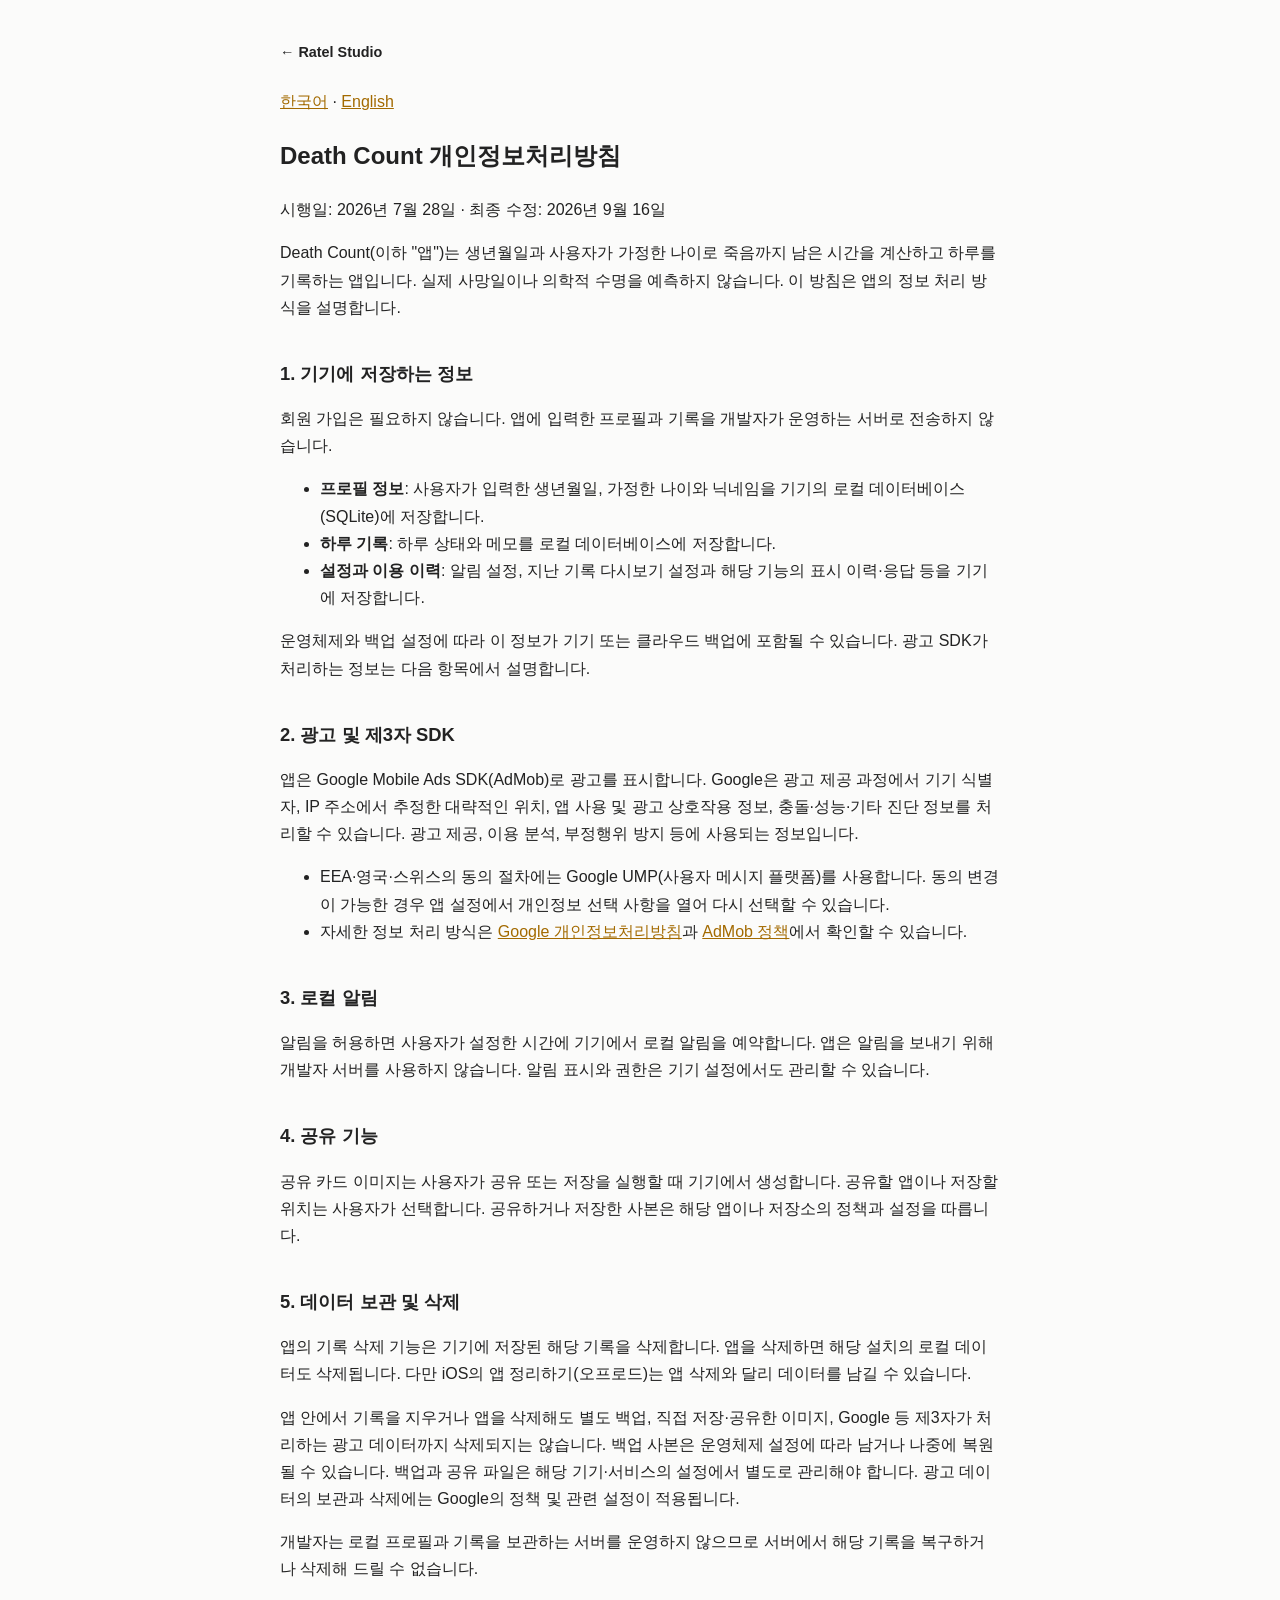
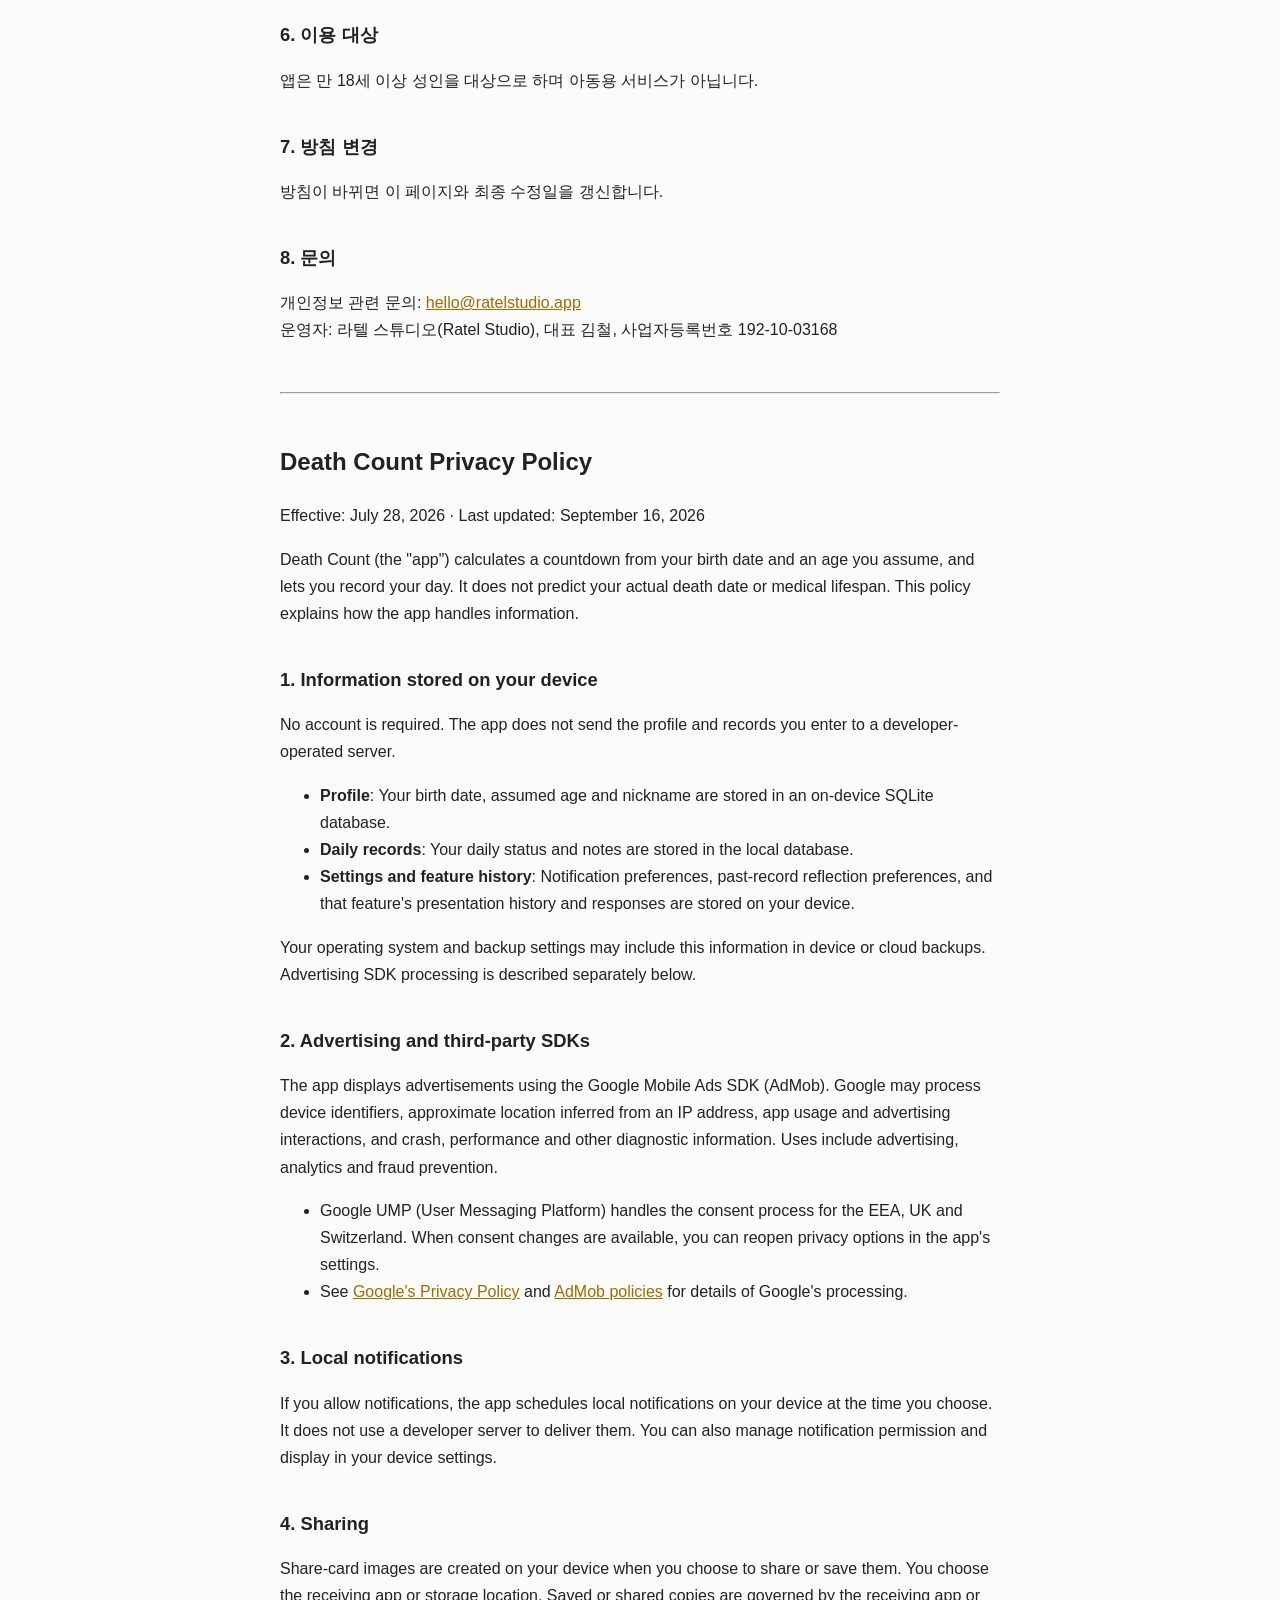
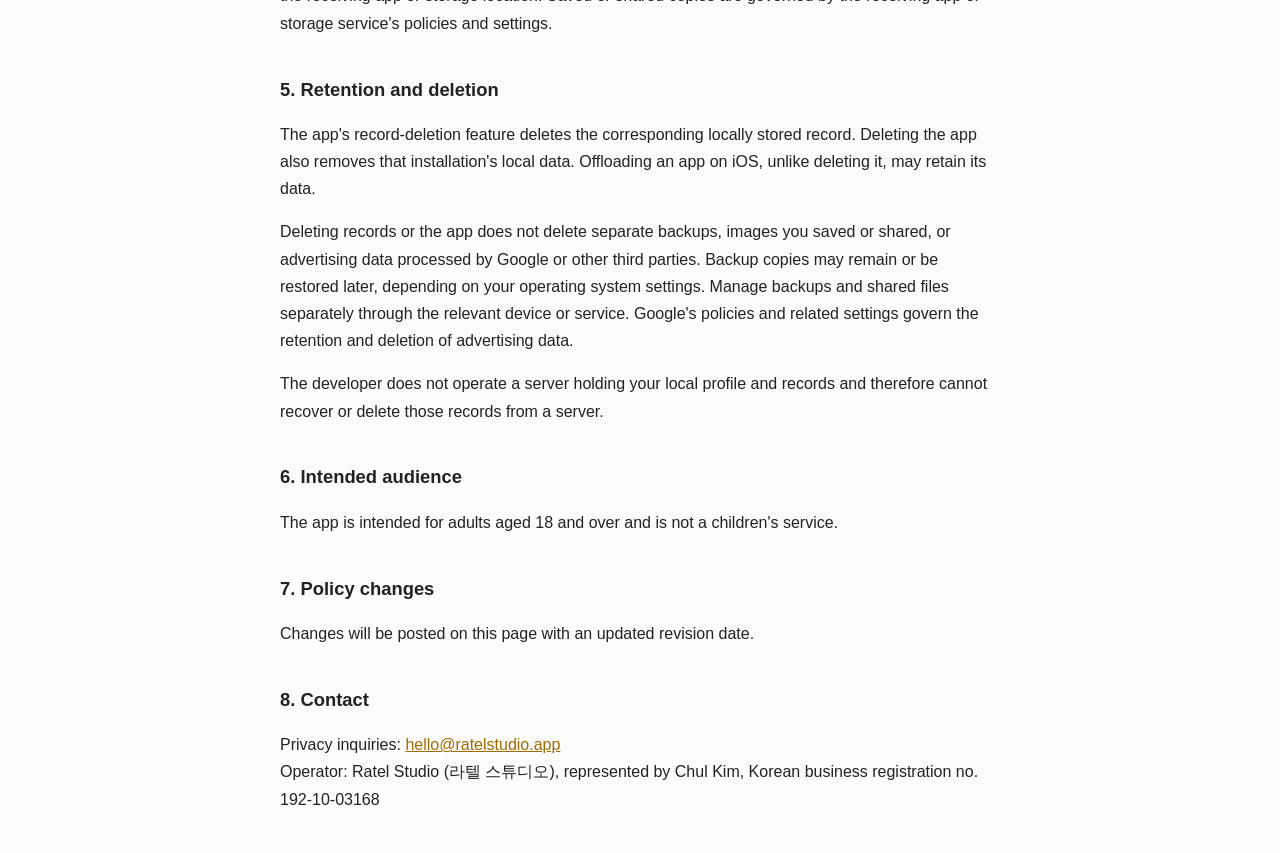
<file: death-count/privacy.html>
<!DOCTYPE html>
<html lang="ko">
<head>
<meta charset="utf-8">
<meta name="viewport" content="width=device-width, initial-scale=1">
<title>Death Count — 개인정보처리방침 / Privacy Policy</title>
<style>body{max-width:720px;margin:40px auto;padding:0 16px;font-family:-apple-system,'Apple SD Gothic Neo',sans-serif;line-height:1.7;color:#222}h1{font-size:1.5rem}h2{font-size:1.15rem;margin-top:2em}a{overflow-wrap:anywhere}section{scroll-margin-top:24px}hr{margin:3em 0}</style>
<link rel="icon" href="/assets/icon-64.png" type="image/png">
<style>:root{color-scheme:light dark}body{background:#FBFBFA}a{color:#A36A00}.studio{margin:0 0 24px;font-size:.9rem}.studio a{color:inherit;font-weight:600;text-decoration:none}@media (prefers-color-scheme:dark){body{background:#111113;color:#EDEDEF}a{color:#E7A833}hr{border-color:#2A2A2F}}</style>
</head>
<body>
<p class="studio"><a href="https://ratelstudio.app/">← Ratel Studio</a></p>
<nav aria-label="Language"><a href="#ko">한국어</a> · <a href="#en" lang="en">English</a></nav>
<section id="ko" lang="ko">
<h1>Death Count 개인정보처리방침</h1>
<p>시행일: 2026년 7월 28일 · 최종 수정: 2026년 9월 16일</p>
<p>Death Count(이하 "앱")는 생년월일과 사용자가 가정한 나이로 죽음까지 남은 시간을 계산하고 하루를 기록하는 앱입니다. 실제 사망일이나 의학적 수명을 예측하지 않습니다. 이 방침은 앱의 정보 처리 방식을 설명합니다.</p>
<h2>1. 기기에 저장하는 정보</h2>
<p>회원 가입은 필요하지 않습니다. 앱에 입력한 프로필과 기록을 개발자가 운영하는 서버로 전송하지 않습니다.</p>
<ul>
<li><strong>프로필 정보</strong>: 사용자가 입력한 생년월일, 가정한 나이와 닉네임을 기기의 로컬 데이터베이스(SQLite)에 저장합니다.</li>
<li><strong>하루 기록</strong>: 하루 상태와 메모를 로컬 데이터베이스에 저장합니다.</li>
<li><strong>설정과 이용 이력</strong>: 알림 설정, 지난 기록 다시보기 설정과 해당 기능의 표시 이력·응답 등을 기기에 저장합니다.</li>
</ul>
<p>운영체제와 백업 설정에 따라 이 정보가 기기 또는 클라우드 백업에 포함될 수 있습니다. 광고 SDK가 처리하는 정보는 다음 항목에서 설명합니다.</p>
<h2>2. 광고 및 제3자 SDK</h2>
<p>앱은 Google Mobile Ads SDK(AdMob)로 광고를 표시합니다. Google은 광고 제공 과정에서 기기 식별자, IP 주소에서 추정한 대략적인 위치, 앱 사용 및 광고 상호작용 정보, 충돌·성능·기타 진단 정보를 처리할 수 있습니다. 광고 제공, 이용 분석, 부정행위 방지 등에 사용되는 정보입니다.</p>
<ul>
<li>EEA·영국·스위스의 동의 절차에는 Google UMP(사용자 메시지 플랫폼)를 사용합니다. 동의 변경이 가능한 경우 앱 설정에서 개인정보 선택 사항을 열어 다시 선택할 수 있습니다.</li>
<li>자세한 정보 처리 방식은 <a href="https://policies.google.com/privacy">Google 개인정보처리방침</a>과 <a href="https://support.google.com/admob/answer/6128543">AdMob 정책</a>에서 확인할 수 있습니다.</li>
</ul>
<h2>3. 로컬 알림</h2>
<p>알림을 허용하면 사용자가 설정한 시간에 기기에서 로컬 알림을 예약합니다. 앱은 알림을 보내기 위해 개발자 서버를 사용하지 않습니다. 알림 표시와 권한은 기기 설정에서도 관리할 수 있습니다.</p>
<h2>4. 공유 기능</h2>
<p>공유 카드 이미지는 사용자가 공유 또는 저장을 실행할 때 기기에서 생성합니다. 공유할 앱이나 저장할 위치는 사용자가 선택합니다. 공유하거나 저장한 사본은 해당 앱이나 저장소의 정책과 설정을 따릅니다.</p>
<h2>5. 데이터 보관 및 삭제</h2>
<p>앱의 기록 삭제 기능은 기기에 저장된 해당 기록을 삭제합니다. 앱을 삭제하면 해당 설치의 로컬 데이터도 삭제됩니다. 다만 iOS의 앱 정리하기(오프로드)는 앱 삭제와 달리 데이터를 남길 수 있습니다.</p>
<p>앱 안에서 기록을 지우거나 앱을 삭제해도 별도 백업, 직접 저장·공유한 이미지, Google 등 제3자가 처리하는 광고 데이터까지 삭제되지는 않습니다. 백업 사본은 운영체제 설정에 따라 남거나 나중에 복원될 수 있습니다. 백업과 공유 파일은 해당 기기·서비스의 설정에서 별도로 관리해야 합니다. 광고 데이터의 보관과 삭제에는 Google의 정책 및 관련 설정이 적용됩니다.</p>
<p>개발자는 로컬 프로필과 기록을 보관하는 서버를 운영하지 않으므로 서버에서 해당 기록을 복구하거나 삭제해 드릴 수 없습니다.</p>
<h2>6. 이용 대상</h2>
<p>앱은 만 18세 이상 성인을 대상으로 하며 아동용 서비스가 아닙니다.</p>
<h2>7. 방침 변경</h2>
<p>방침이 바뀌면 이 페이지와 최종 수정일을 갱신합니다.</p>
<h2>8. 문의</h2>
<p>개인정보 관련 문의: <a href="mailto:hello@ratelstudio.app">hello@ratelstudio.app</a><br>운영자: 라텔 스튜디오(Ratel Studio), 대표 김철, 사업자등록번호 192-10-03168</p>
</section>
<hr>
<section id="en" lang="en">
<h1>Death Count Privacy Policy</h1>
<p>Effective: July 28, 2026 · Last updated: September 16, 2026</p>
<p>Death Count (the "app") calculates a countdown from your birth date and an age you assume, and lets you record your day. It does not predict your actual death date or medical lifespan. This policy explains how the app handles information.</p>
<h2>1. Information stored on your device</h2>
<p>No account is required. The app does not send the profile and records you enter to a developer-operated server.</p>
<ul>
<li><strong>Profile</strong>: Your birth date, assumed age and nickname are stored in an on-device SQLite database.</li>
<li><strong>Daily records</strong>: Your daily status and notes are stored in the local database.</li>
<li><strong>Settings and feature history</strong>: Notification preferences, past-record reflection preferences, and that feature's presentation history and responses are stored on your device.</li>
</ul>
<p>Your operating system and backup settings may include this information in device or cloud backups. Advertising SDK processing is described separately below.</p>
<h2>2. Advertising and third-party SDKs</h2>
<p>The app displays advertisements using the Google Mobile Ads SDK (AdMob). Google may process device identifiers, approximate location inferred from an IP address, app usage and advertising interactions, and crash, performance and other diagnostic information. Uses include advertising, analytics and fraud prevention.</p>
<ul>
<li>Google UMP (User Messaging Platform) handles the consent process for the EEA, UK and Switzerland. When consent changes are available, you can reopen privacy options in the app's settings.</li>
<li>See <a href="https://policies.google.com/privacy">Google's Privacy Policy</a> and <a href="https://support.google.com/admob/answer/6128543">AdMob policies</a> for details of Google's processing.</li>
</ul>
<h2>3. Local notifications</h2>
<p>If you allow notifications, the app schedules local notifications on your device at the time you choose. It does not use a developer server to deliver them. You can also manage notification permission and display in your device settings.</p>
<h2>4. Sharing</h2>
<p>Share-card images are created on your device when you choose to share or save them. You choose the receiving app or storage location. Saved or shared copies are governed by the receiving app or storage service's policies and settings.</p>
<h2>5. Retention and deletion</h2>
<p>The app's record-deletion feature deletes the corresponding locally stored record. Deleting the app also removes that installation's local data. Offloading an app on iOS, unlike deleting it, may retain its data.</p>
<p>Deleting records or the app does not delete separate backups, images you saved or shared, or advertising data processed by Google or other third parties. Backup copies may remain or be restored later, depending on your operating system settings. Manage backups and shared files separately through the relevant device or service. Google's policies and related settings govern the retention and deletion of advertising data.</p>
<p>The developer does not operate a server holding your local profile and records and therefore cannot recover or delete those records from a server.</p>
<h2>6. Intended audience</h2>
<p>The app is intended for adults aged 18 and over and is not a children's service.</p>
<h2>7. Policy changes</h2>
<p>Changes will be posted on this page with an updated revision date.</p>
<h2>8. Contact</h2>
<p>Privacy inquiries: <a href="mailto:hello@ratelstudio.app">hello@ratelstudio.app</a><br>Operator: Ratel Studio (라텔 스튜디오), represented by Chul Kim, Korean business registration no. 192-10-03168</p>
</section>
</body>
</html>
</file>
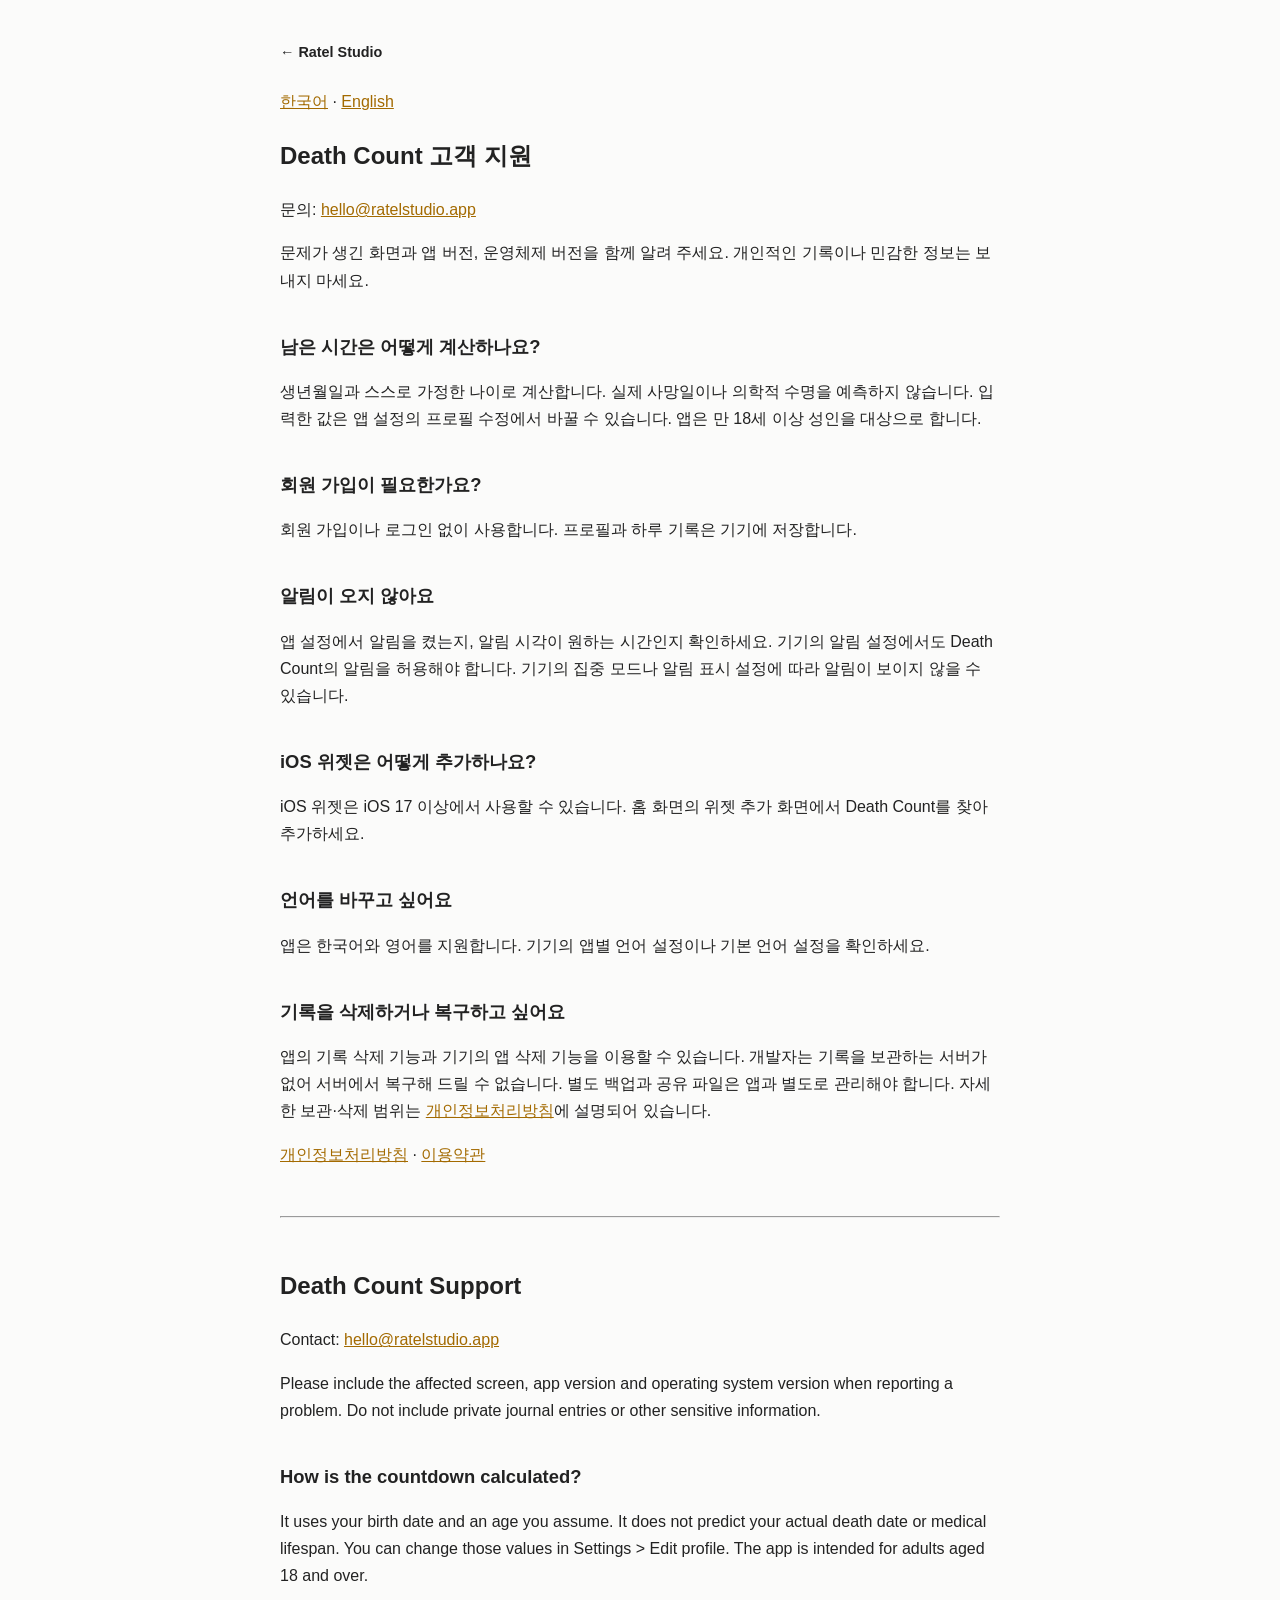
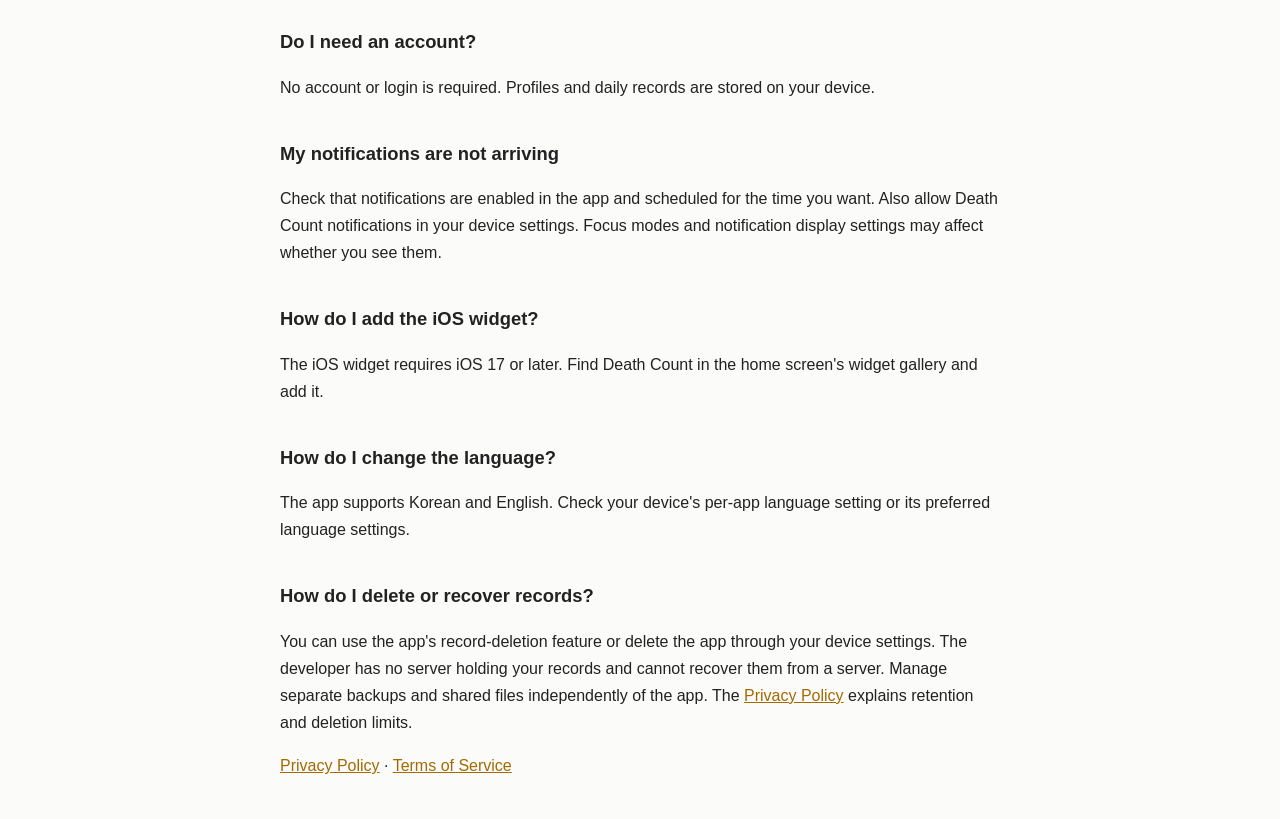
<file: death-count/support.html>
<!DOCTYPE html>
<html lang="ko">
<head>
<meta charset="utf-8">
<meta name="viewport" content="width=device-width, initial-scale=1">
<title>Death Count — 고객 지원 / Support</title>
<style>body{max-width:720px;margin:40px auto;padding:0 16px;font-family:-apple-system,'Apple SD Gothic Neo',sans-serif;line-height:1.7;color:#222}h1{font-size:1.5rem}h2{font-size:1.15rem;margin-top:2em}a{overflow-wrap:anywhere}section{scroll-margin-top:24px}hr{margin:3em 0}</style>
<link rel="icon" href="/assets/icon-64.png" type="image/png">
<style>:root{color-scheme:light dark}body{background:#FBFBFA}a{color:#A36A00}.studio{margin:0 0 24px;font-size:.9rem}.studio a{color:inherit;font-weight:600;text-decoration:none}@media (prefers-color-scheme:dark){body{background:#111113;color:#EDEDEF}a{color:#E7A833}hr{border-color:#2A2A2F}}</style>
</head>
<body>
<p class="studio"><a href="https://ratelstudio.app/">← Ratel Studio</a></p>
<nav aria-label="Language"><a href="#ko">한국어</a> · <a href="#en" lang="en">English</a></nav>
<section id="ko" lang="ko">
<h1>Death Count 고객 지원</h1>
<p>문의: <a href="mailto:hello@ratelstudio.app">hello@ratelstudio.app</a></p>
<p>문제가 생긴 화면과 앱 버전, 운영체제 버전을 함께 알려 주세요. 개인적인 기록이나 민감한 정보는 보내지 마세요.</p>
<h2>남은 시간은 어떻게 계산하나요?</h2>
<p>생년월일과 스스로 가정한 나이로 계산합니다. 실제 사망일이나 의학적 수명을 예측하지 않습니다. 입력한 값은 앱 설정의 프로필 수정에서 바꿀 수 있습니다. 앱은 만 18세 이상 성인을 대상으로 합니다.</p>
<h2>회원 가입이 필요한가요?</h2>
<p>회원 가입이나 로그인 없이 사용합니다. 프로필과 하루 기록은 기기에 저장합니다.</p>
<h2>알림이 오지 않아요</h2>
<p>앱 설정에서 알림을 켰는지, 알림 시각이 원하는 시간인지 확인하세요. 기기의 알림 설정에서도 Death Count의 알림을 허용해야 합니다. 기기의 집중 모드나 알림 표시 설정에 따라 알림이 보이지 않을 수 있습니다.</p>
<h2>iOS 위젯은 어떻게 추가하나요?</h2>
<p>iOS 위젯은 iOS 17 이상에서 사용할 수 있습니다. 홈 화면의 위젯 추가 화면에서 Death Count를 찾아 추가하세요.</p>
<h2>언어를 바꾸고 싶어요</h2>
<p>앱은 한국어와 영어를 지원합니다. 기기의 앱별 언어 설정이나 기본 언어 설정을 확인하세요.</p>
<h2>기록을 삭제하거나 복구하고 싶어요</h2>
<p>앱의 기록 삭제 기능과 기기의 앱 삭제 기능을 이용할 수 있습니다. 개발자는 기록을 보관하는 서버가 없어 서버에서 복구해 드릴 수 없습니다. 별도 백업과 공유 파일은 앱과 별도로 관리해야 합니다. 자세한 보관·삭제 범위는 <a href="privacy.html#ko">개인정보처리방침</a>에 설명되어 있습니다.</p>
<p><a href="privacy.html#ko">개인정보처리방침</a> · <a href="terms.html#ko">이용약관</a></p>
</section>
<hr>
<section id="en" lang="en">
<h1>Death Count Support</h1>
<p>Contact: <a href="mailto:hello@ratelstudio.app">hello@ratelstudio.app</a></p>
<p>Please include the affected screen, app version and operating system version when reporting a problem. Do not include private journal entries or other sensitive information.</p>
<h2>How is the countdown calculated?</h2>
<p>It uses your birth date and an age you assume. It does not predict your actual death date or medical lifespan. You can change those values in Settings &gt; Edit profile. The app is intended for adults aged 18 and over.</p>
<h2>Do I need an account?</h2>
<p>No account or login is required. Profiles and daily records are stored on your device.</p>
<h2>My notifications are not arriving</h2>
<p>Check that notifications are enabled in the app and scheduled for the time you want. Also allow Death Count notifications in your device settings. Focus modes and notification display settings may affect whether you see them.</p>
<h2>How do I add the iOS widget?</h2>
<p>The iOS widget requires iOS 17 or later. Find Death Count in the home screen's widget gallery and add it.</p>
<h2>How do I change the language?</h2>
<p>The app supports Korean and English. Check your device's per-app language setting or its preferred language settings.</p>
<h2>How do I delete or recover records?</h2>
<p>You can use the app's record-deletion feature or delete the app through your device settings. The developer has no server holding your records and cannot recover them from a server. Manage separate backups and shared files independently of the app. The <a href="privacy.html#en">Privacy Policy</a> explains retention and deletion limits.</p>
<p><a href="privacy.html#en">Privacy Policy</a> · <a href="terms.html#en">Terms of Service</a></p>
</section>
</body>
</html>
</file>
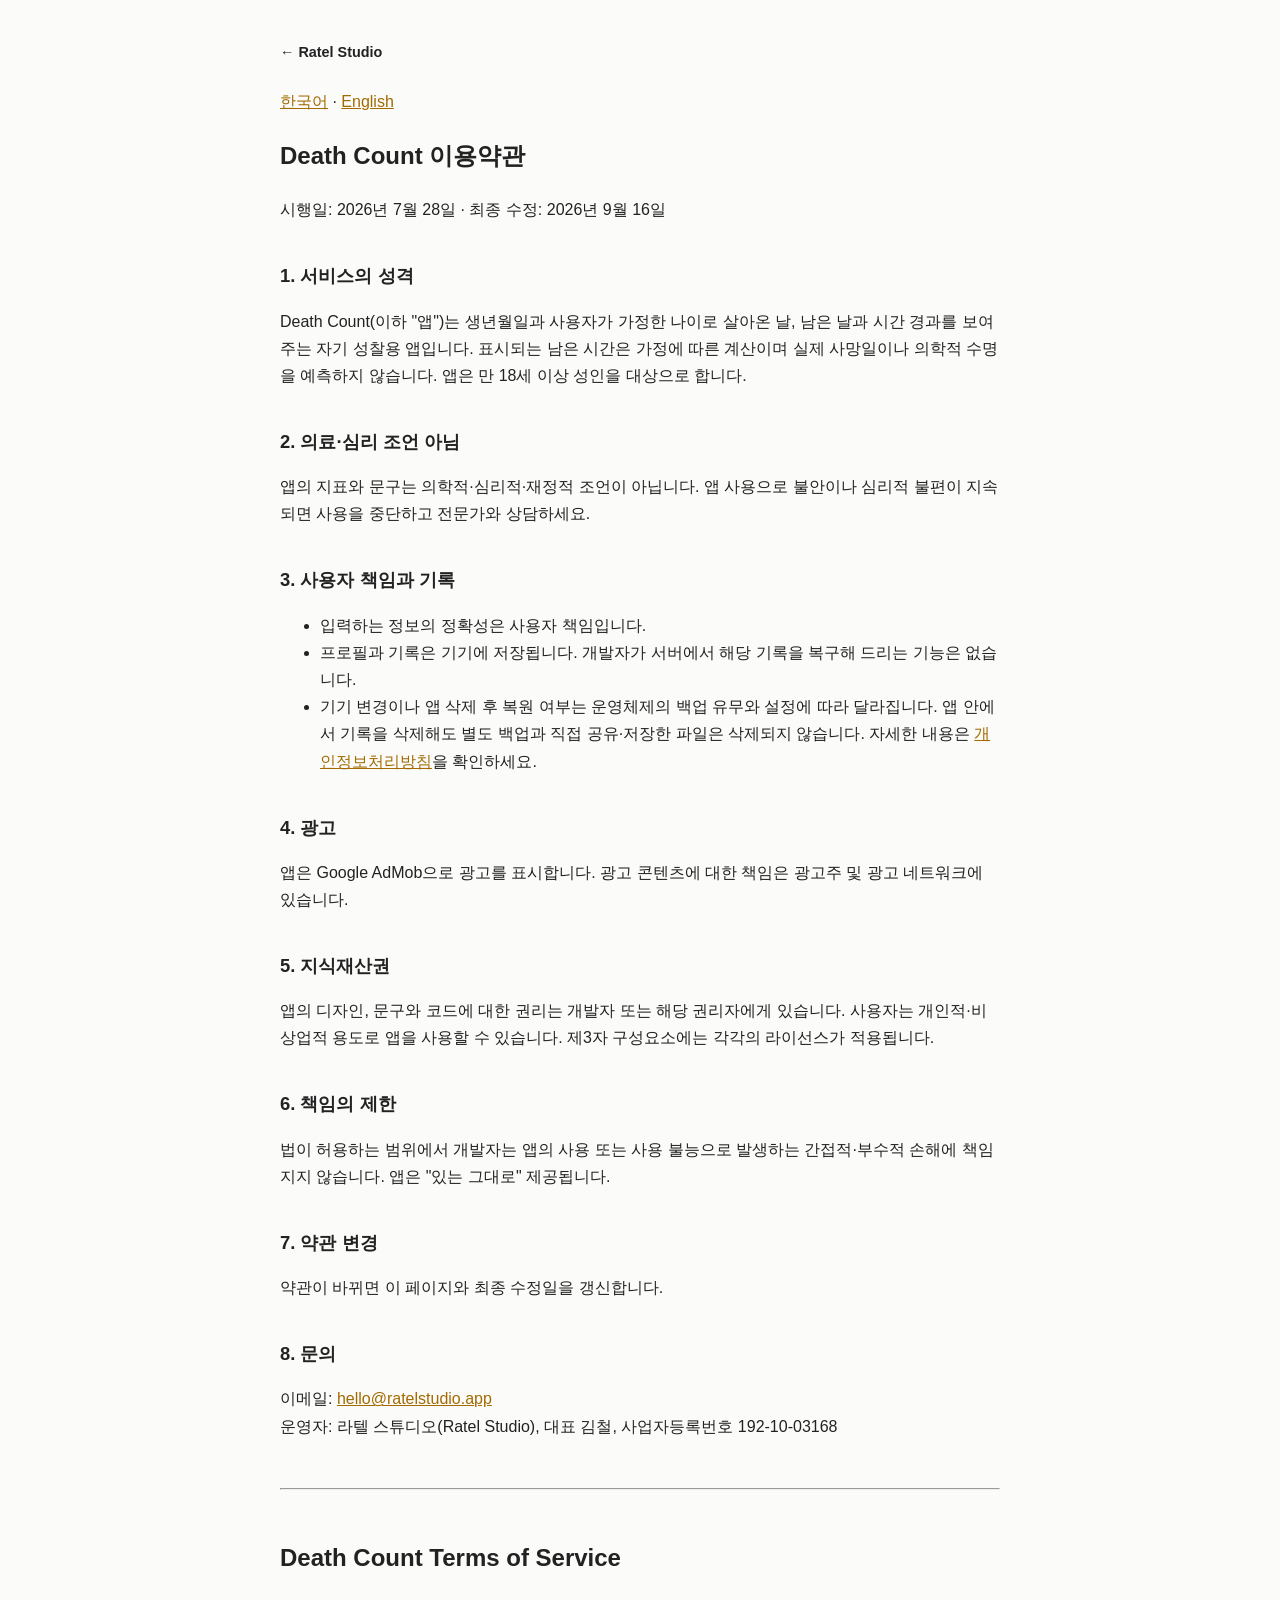
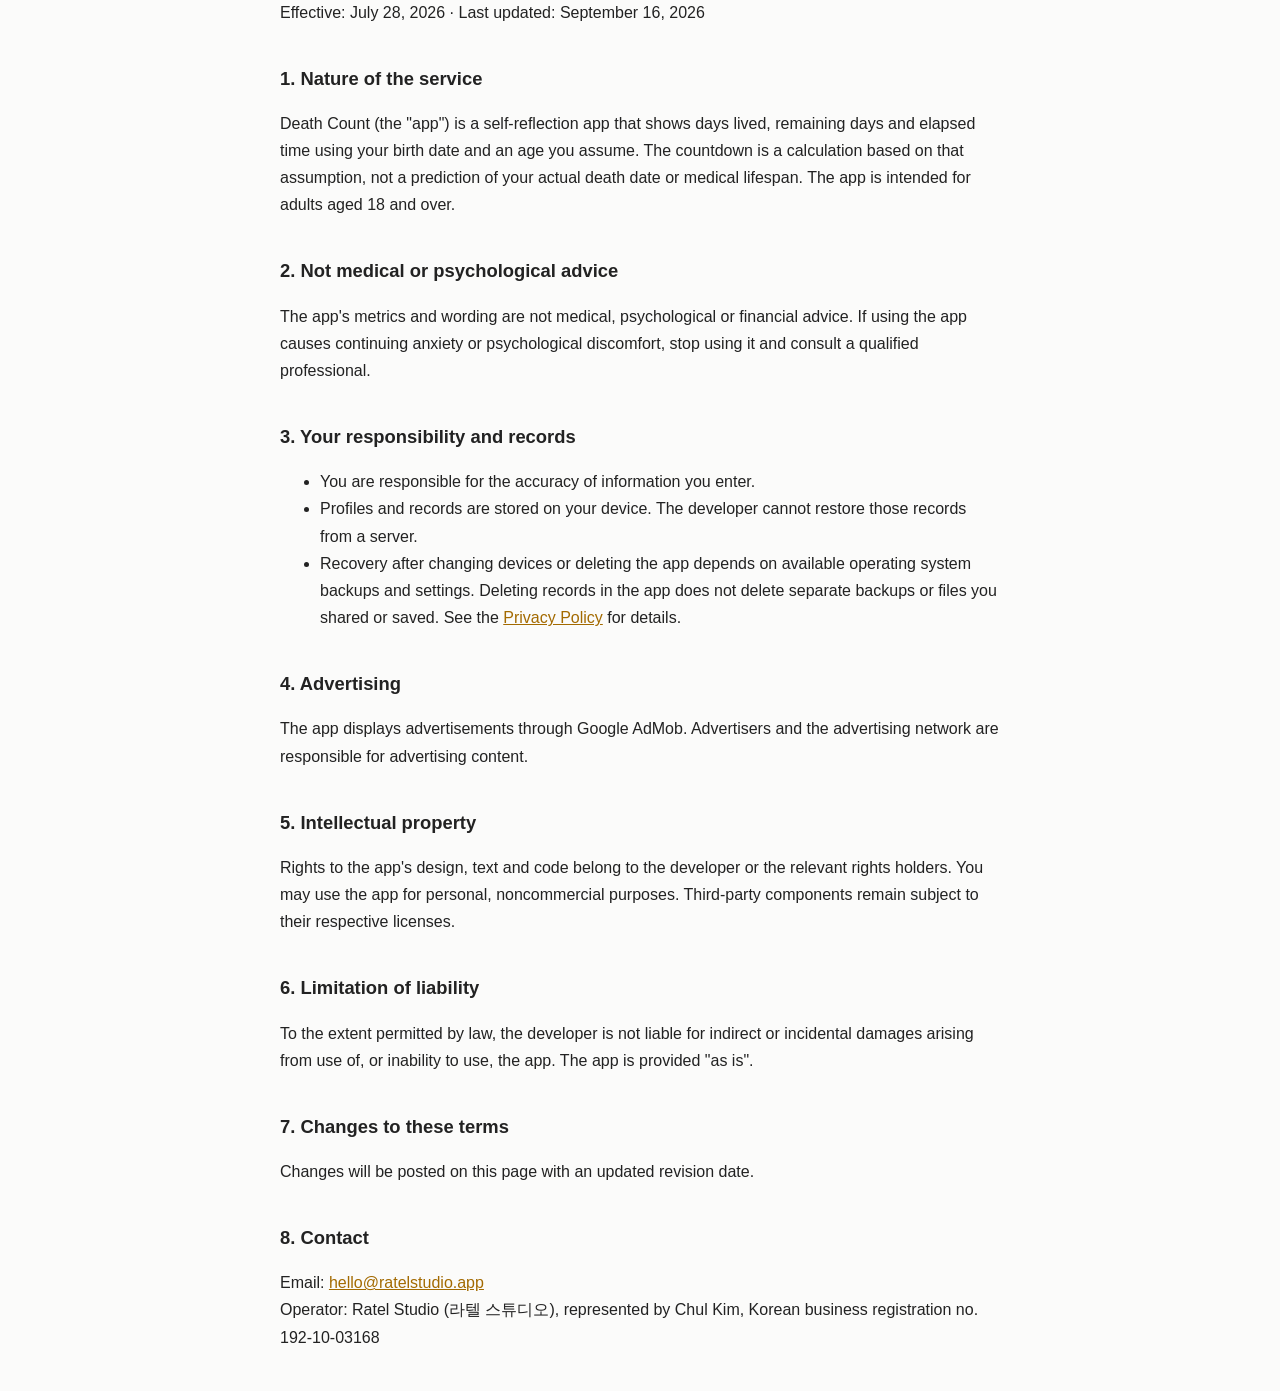
<file: death-count/terms.html>
<!DOCTYPE html>
<html lang="ko">
<head>
<meta charset="utf-8">
<meta name="viewport" content="width=device-width, initial-scale=1">
<title>Death Count — 이용약관 / Terms of Service</title>
<style>body{max-width:720px;margin:40px auto;padding:0 16px;font-family:-apple-system,'Apple SD Gothic Neo',sans-serif;line-height:1.7;color:#222}h1{font-size:1.5rem}h2{font-size:1.15rem;margin-top:2em}a{overflow-wrap:anywhere}section{scroll-margin-top:24px}hr{margin:3em 0}</style>
<link rel="icon" href="/assets/icon-64.png" type="image/png">
<style>:root{color-scheme:light dark}body{background:#FBFBFA}a{color:#A36A00}.studio{margin:0 0 24px;font-size:.9rem}.studio a{color:inherit;font-weight:600;text-decoration:none}@media (prefers-color-scheme:dark){body{background:#111113;color:#EDEDEF}a{color:#E7A833}hr{border-color:#2A2A2F}}</style>
</head>
<body>
<p class="studio"><a href="https://ratelstudio.app/">← Ratel Studio</a></p>
<nav aria-label="Language"><a href="#ko">한국어</a> · <a href="#en" lang="en">English</a></nav>
<section id="ko" lang="ko">
<h1>Death Count 이용약관</h1>
<p>시행일: 2026년 7월 28일 · 최종 수정: 2026년 9월 16일</p>
<h2>1. 서비스의 성격</h2>
<p>Death Count(이하 "앱")는 생년월일과 사용자가 가정한 나이로 살아온 날, 남은 날과 시간 경과를 보여주는 자기 성찰용 앱입니다. 표시되는 남은 시간은 가정에 따른 계산이며 실제 사망일이나 의학적 수명을 예측하지 않습니다. 앱은 만 18세 이상 성인을 대상으로 합니다.</p>
<h2>2. 의료·심리 조언 아님</h2>
<p>앱의 지표와 문구는 의학적·심리적·재정적 조언이 아닙니다. 앱 사용으로 불안이나 심리적 불편이 지속되면 사용을 중단하고 전문가와 상담하세요.</p>
<h2>3. 사용자 책임과 기록</h2>
<ul>
<li>입력하는 정보의 정확성은 사용자 책임입니다.</li>
<li>프로필과 기록은 기기에 저장됩니다. 개발자가 서버에서 해당 기록을 복구해 드리는 기능은 없습니다.</li>
<li>기기 변경이나 앱 삭제 후 복원 여부는 운영체제의 백업 유무와 설정에 따라 달라집니다. 앱 안에서 기록을 삭제해도 별도 백업과 직접 공유·저장한 파일은 삭제되지 않습니다. 자세한 내용은 <a href="privacy.html#ko">개인정보처리방침</a>을 확인하세요.</li>
</ul>
<h2>4. 광고</h2>
<p>앱은 Google AdMob으로 광고를 표시합니다. 광고 콘텐츠에 대한 책임은 광고주 및 광고 네트워크에 있습니다.</p>
<h2>5. 지식재산권</h2>
<p>앱의 디자인, 문구와 코드에 대한 권리는 개발자 또는 해당 권리자에게 있습니다. 사용자는 개인적·비상업적 용도로 앱을 사용할 수 있습니다. 제3자 구성요소에는 각각의 라이선스가 적용됩니다.</p>
<h2>6. 책임의 제한</h2>
<p>법이 허용하는 범위에서 개발자는 앱의 사용 또는 사용 불능으로 발생하는 간접적·부수적 손해에 책임지지 않습니다. 앱은 "있는 그대로" 제공됩니다.</p>
<h2>7. 약관 변경</h2>
<p>약관이 바뀌면 이 페이지와 최종 수정일을 갱신합니다.</p>
<h2>8. 문의</h2>
<p>이메일: <a href="mailto:hello@ratelstudio.app">hello@ratelstudio.app</a><br>운영자: 라텔 스튜디오(Ratel Studio), 대표 김철, 사업자등록번호 192-10-03168</p>
</section>
<hr>
<section id="en" lang="en">
<h1>Death Count Terms of Service</h1>
<p>Effective: July 28, 2026 · Last updated: September 16, 2026</p>
<h2>1. Nature of the service</h2>
<p>Death Count (the "app") is a self-reflection app that shows days lived, remaining days and elapsed time using your birth date and an age you assume. The countdown is a calculation based on that assumption, not a prediction of your actual death date or medical lifespan. The app is intended for adults aged 18 and over.</p>
<h2>2. Not medical or psychological advice</h2>
<p>The app's metrics and wording are not medical, psychological or financial advice. If using the app causes continuing anxiety or psychological discomfort, stop using it and consult a qualified professional.</p>
<h2>3. Your responsibility and records</h2>
<ul>
<li>You are responsible for the accuracy of information you enter.</li>
<li>Profiles and records are stored on your device. The developer cannot restore those records from a server.</li>
<li>Recovery after changing devices or deleting the app depends on available operating system backups and settings. Deleting records in the app does not delete separate backups or files you shared or saved. See the <a href="privacy.html#en">Privacy Policy</a> for details.</li>
</ul>
<h2>4. Advertising</h2>
<p>The app displays advertisements through Google AdMob. Advertisers and the advertising network are responsible for advertising content.</p>
<h2>5. Intellectual property</h2>
<p>Rights to the app's design, text and code belong to the developer or the relevant rights holders. You may use the app for personal, noncommercial purposes. Third-party components remain subject to their respective licenses.</p>
<h2>6. Limitation of liability</h2>
<p>To the extent permitted by law, the developer is not liable for indirect or incidental damages arising from use of, or inability to use, the app. The app is provided "as is".</p>
<h2>7. Changes to these terms</h2>
<p>Changes will be posted on this page with an updated revision date.</p>
<h2>8. Contact</h2>
<p>Email: <a href="mailto:hello@ratelstudio.app">hello@ratelstudio.app</a><br>Operator: Ratel Studio (라텔 스튜디오), represented by Chul Kim, Korean business registration no. 192-10-03168</p>
</section>
</body>
</html>
</file>
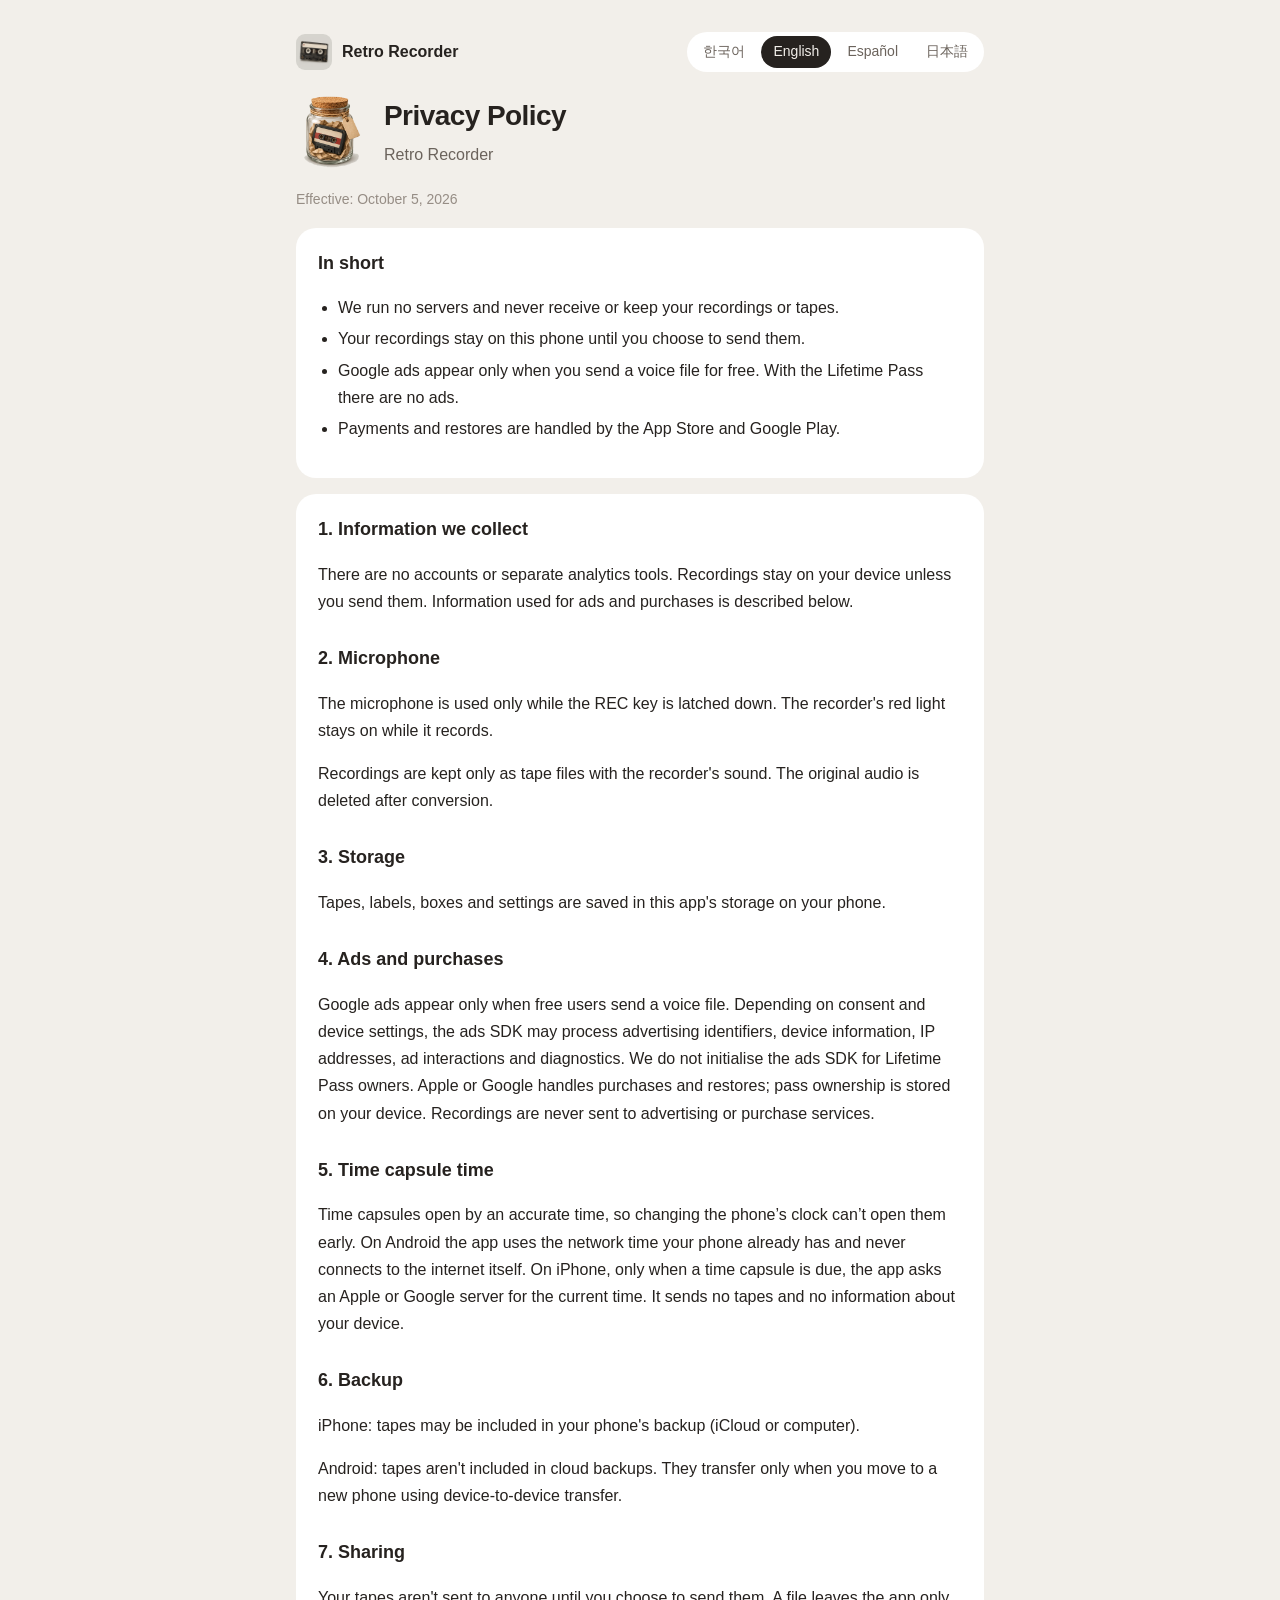
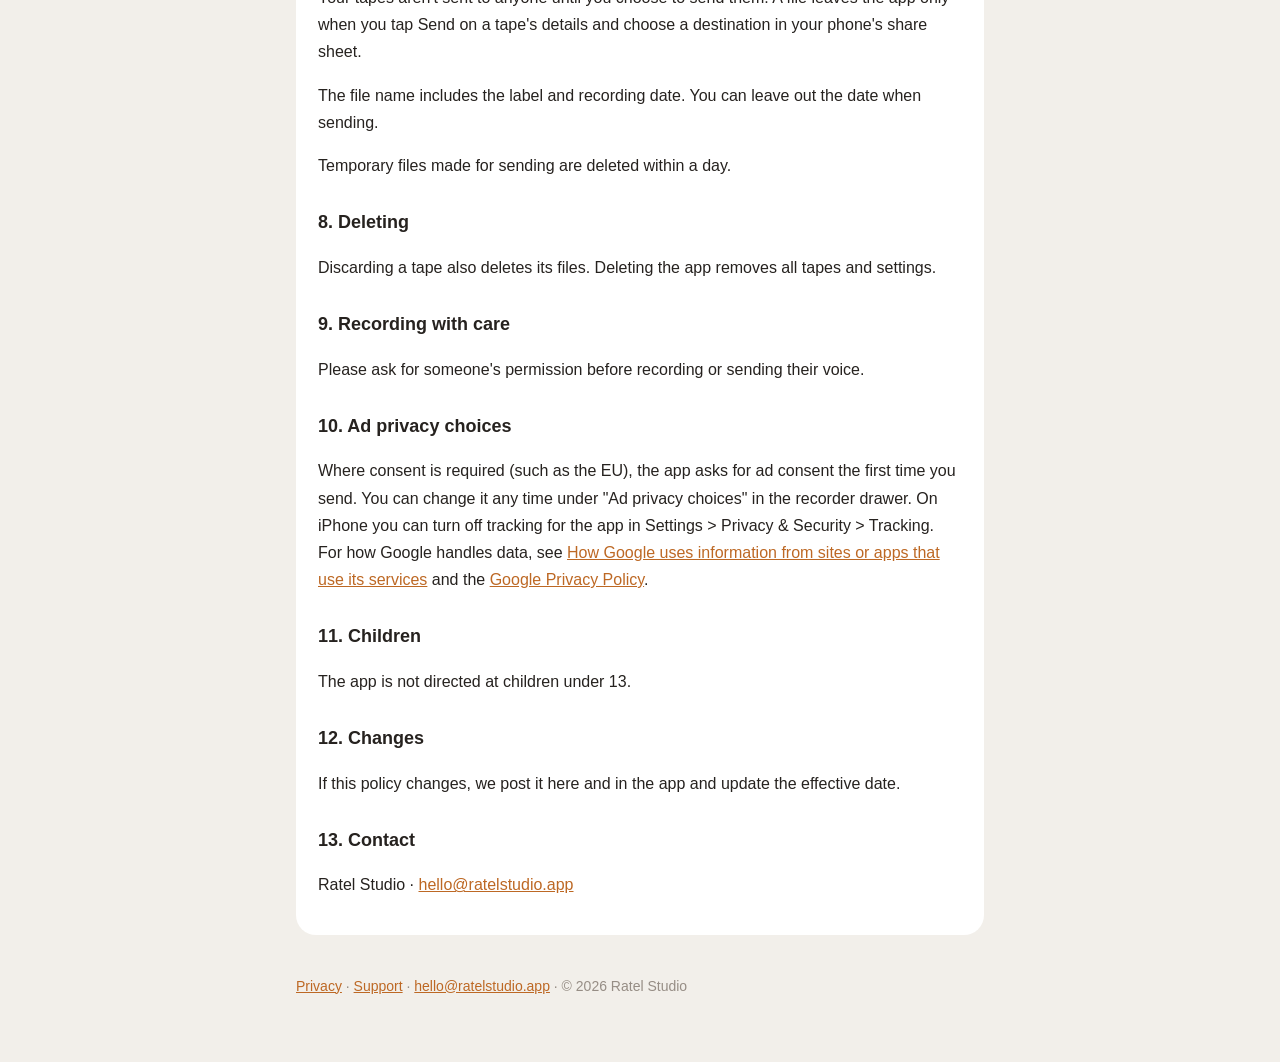
<file: retro-audio-recorder/privacy.html>
<!doctype html>
<html lang="ko">
<head>
<meta charset="utf-8">
<meta name="viewport" content="width=device-width,initial-scale=1">
<title>Retro Recorder — Privacy Policy</title>
<link rel="stylesheet" href="../assets/site.css">
<link rel="icon" href="../assets/retro-audio-recorder-icon.png">
</head>
<body>
<main>
<div class="top">
  <a class="brand" href="./"><img src="../assets/retro-audio-recorder-icon.png" alt="">Retro Recorder</a>
  <div class="langs" role="group" aria-label="Language">
    <button data-set="ko">한국어</button><button data-set="en">English</button><button data-set="es">Español</button><button data-set="ja">日本語</button>
  </div>
</div>

<section data-lang="ko">
  <div class="hero"><img src="../assets/retro-audio-recorder-jar.png" alt=""><div><h1 data-title="레트로 녹음기 — 개인정보처리방침">개인정보처리방침</h1><p class="sub">레트로 녹음기</p></div></div>
  <p class="meta">시행일: 2026년 10월 5일</p>
  <div class="card">
    <h2>요약</h2>
    <ul>
      <li>개발자는 서버를 운영하지 않고, 녹음이나 테이프를 받거나 보관하지 않아요.</li>
      <li>녹음은 직접 보내기 전까지 이 휴대폰 안에만 있어요.</li>
      <li>무료로 음성 파일을 보낼 때만 Google 광고가 나와요. 평생 이용권이 있으면 광고가 없어요.</li>
      <li>결제와 구매 복원은 App Store와 Google Play가 처리해요.</li>
    </ul>
  </div>
  <div class="card">
    <h2>1. 모으는 정보</h2>
    <p>계정이나 별도의 분석 도구는 없어요. 녹음은 직접 보내지 않는 한 기기 안에만 있어요. 광고와 구매에 쓰이는 정보는 아래에 설명해요.</p>
    <h2>2. 마이크</h2>
    <p>REC 키가 걸려 있는 동안에만 마이크를 써요. 그동안 녹음기의 빨간 램프가 켜져 있어요.</p>
    <p>녹음한 소리는 녹음기 음질로 바꾼 테이프 파일로만 남기고, 바꾸기 전의 원래 소리는 지워요.</p>
    <h2>3. 저장</h2>
    <p>테이프, 이름표, 상자와 설정은 이 휴대폰의 앱 저장 공간에 저장돼요.</p>
    <h2>4. 광고와 구매</h2>
    <p>무료로 음성 파일을 보낼 때만 Google 광고를 보여 줘요. 동의와 기기 설정에 따라 광고 SDK가 광고 식별자, 기기 정보, IP 주소, 광고 이용·진단 정보를 처리할 수 있어요. 평생 이용권을 가진 분에게는 광고 SDK를 초기화하지 않아요. 구매와 복원은 Apple 또는 Google 스토어가 처리하고, 이용권 보유 여부는 기기에 저장해요. 녹음 파일은 광고·결제 서비스에 보내지 않아요.</p>
    <h2>5. 타임캡슐 시각</h2>
    <p>타임캡슐은 휴대폰 시계를 바꿔도 일찍 열리지 않게 정확한 시각으로 열어요. Android는 휴대폰이 이미 받아 둔 네트워크 시각을 쓰고, 앱은 인터넷에 접속하지 않아요. iPhone은 열릴 날이 된 타임캡슐이 있을 때만 Apple 또는 Google 서버에 지금 시각을 물어요. 이때 테이프나 기기 정보는 보내지 않아요.</p>
    <h2>6. 백업</h2>
    <p>iPhone: 휴대폰 백업(iCloud 또는 컴퓨터)에 테이프가 함께 들어갈 수 있어요.</p>
    <p>Android: 클라우드 백업에는 넣지 않고, 새 휴대폰으로 옮길 때(기기 간 전송)만 함께 옮겨요.</p>
    <h2>7. 보내기</h2>
    <p>테이프는 직접 보내기 전에는 누구에게도 가지 않아요. 테이프 상세에서 &quot;보내기&quot;를 누르고, 휴대폰의 공유 창에서 받을 곳을 직접 골랐을 때만 파일이 밖으로 나가요.</p>
    <p>보내는 파일의 이름에는 이름표와 녹음 날짜가 들어가요. 녹음 날짜는 보낼 때 뺄 수 있어요.</p>
    <p>보내려고 만든 임시 파일은 하루 안에 지워요.</p>
    <h2>8. 지우기</h2>
    <p>테이프를 버리면 파일도 함께 지워요. 앱을 지우면 모든 테이프와 설정이 지워져요.</p>
    <h2>9. 녹음 예절</h2>
    <p>다른 사람의 목소리를 녹음하거나 보낼 때는 먼저 그 사람의 동의를 받아 주세요.</p>
    <h2>10. 광고 개인정보 선택</h2>
    <p>유럽 등 동의가 필요한 지역에서는 처음 보낼 때 광고 동의를 물어요. 녹음기 서랍의 "광고 개인정보 선택"에서 언제든 바꿀 수 있어요. iPhone에서는 설정 &gt; 개인정보 보호 및 보안 &gt; 추적에서 앱의 추적 허용을 끌 수 있어요. Google이 정보를 처리하는 방식은 <a href="https://policies.google.com/technologies/partner-sites">Google 파트너 사이트 정책</a>과 <a href="https://policies.google.com/privacy">Google 개인정보처리방침</a>을 참고해 주세요.</p>
    <h2>11. 아동</h2>
    <p>앱은 13세 미만 아동을 대상으로 하지 않아요.</p>
    <h2>12. 변경</h2>
    <p>방침이 바뀌면 이 페이지와 앱에 올리고 시행일을 바꿔요.</p>
    <h2>13. 문의</h2>
    <p>Ratel Studio · <a href="mailto:hello@ratelstudio.app">hello@ratelstudio.app</a></p>
  </div>
</section>
<section data-lang="en">
  <div class="hero"><img src="../assets/retro-audio-recorder-jar.png" alt=""><div><h1 data-title="Retro Recorder — Privacy Policy">Privacy Policy</h1><p class="sub">Retro Recorder</p></div></div>
  <p class="meta">Effective: October 5, 2026</p>
  <div class="card">
    <h2>In short</h2>
    <ul>
      <li>We run no servers and never receive or keep your recordings or tapes.</li>
      <li>Your recordings stay on this phone until you choose to send them.</li>
      <li>Google ads appear only when you send a voice file for free. With the Lifetime Pass there are no ads.</li>
      <li>Payments and restores are handled by the App Store and Google Play.</li>
    </ul>
  </div>
  <div class="card">
    <h2>1. Information we collect</h2>
    <p>There are no accounts or separate analytics tools. Recordings stay on your device unless you send them. Information used for ads and purchases is described below.</p>
    <h2>2. Microphone</h2>
    <p>The microphone is used only while the REC key is latched down. The recorder&#x27;s red light stays on while it records.</p>
    <p>Recordings are kept only as tape files with the recorder&#x27;s sound. The original audio is deleted after conversion.</p>
    <h2>3. Storage</h2>
    <p>Tapes, labels, boxes and settings are saved in this app&#x27;s storage on your phone.</p>
    <h2>4. Ads and purchases</h2>
    <p>Google ads appear only when free users send a voice file. Depending on consent and device settings, the ads SDK may process advertising identifiers, device information, IP addresses, ad interactions and diagnostics. We do not initialise the ads SDK for Lifetime Pass owners. Apple or Google handles purchases and restores; pass ownership is stored on your device. Recordings are never sent to advertising or purchase services.</p>
    <h2>5. Time capsule time</h2>
    <p>Time capsules open by an accurate time, so changing the phone’s clock can’t open them early. On Android the app uses the network time your phone already has and never connects to the internet itself. On iPhone, only when a time capsule is due, the app asks an Apple or Google server for the current time. It sends no tapes and no information about your device.</p>
    <h2>6. Backup</h2>
    <p>iPhone: tapes may be included in your phone&#x27;s backup (iCloud or computer).</p>
    <p>Android: tapes aren&#x27;t included in cloud backups. They transfer only when you move to a new phone using device-to-device transfer.</p>
    <h2>7. Sharing</h2>
    <p>Your tapes aren&#x27;t sent to anyone until you choose to send them. A file leaves the app only when you tap Send on a tape&#x27;s details and choose a destination in your phone&#x27;s share sheet.</p>
    <p>The file name includes the label and recording date. You can leave out the date when sending.</p>
    <p>Temporary files made for sending are deleted within a day.</p>
    <h2>8. Deleting</h2>
    <p>Discarding a tape also deletes its files. Deleting the app removes all tapes and settings.</p>
    <h2>9. Recording with care</h2>
    <p>Please ask for someone&#x27;s permission before recording or sending their voice.</p>
    <h2>10. Ad privacy choices</h2>
    <p>Where consent is required (such as the EU), the app asks for ad consent the first time you send. You can change it any time under "Ad privacy choices" in the recorder drawer. On iPhone you can turn off tracking for the app in Settings &gt; Privacy &amp; Security &gt; Tracking. For how Google handles data, see <a href="https://policies.google.com/technologies/partner-sites">How Google uses information from sites or apps that use its services</a> and the <a href="https://policies.google.com/privacy">Google Privacy Policy</a>.</p>
    <h2>11. Children</h2>
    <p>The app is not directed at children under 13.</p>
    <h2>12. Changes</h2>
    <p>If this policy changes, we post it here and in the app and update the effective date.</p>
    <h2>13. Contact</h2>
    <p>Ratel Studio · <a href="mailto:hello@ratelstudio.app">hello@ratelstudio.app</a></p>
  </div>
</section>
<section data-lang="es">
  <div class="hero"><img src="../assets/retro-audio-recorder-jar.png" alt=""><div><h1 data-title="Grabadora Retro — Política de privacidad">Política de privacidad</h1><p class="sub">Grabadora Retro</p></div></div>
  <p class="meta">Vigente desde el 5 de octubre de 2026</p>
  <div class="card">
    <h2>En resumen</h2>
    <ul>
      <li>No tenemos servidores y nunca recibimos ni guardamos tus grabaciones o cintas.</li>
      <li>Tus grabaciones se quedan en este teléfono hasta que decidas enviarlas.</li>
      <li>Los anuncios de Google solo aparecen al enviar un archivo de voz gratis. Con el Pase de por vida no hay anuncios.</li>
      <li>Los pagos y las restauraciones los gestionan App Store y Google Play.</li>
    </ul>
  </div>
  <div class="card">
    <h2>1. Información que recopilamos</h2>
    <p>No hay cuentas ni herramientas de análisis propias. Las grabaciones se quedan en tu dispositivo salvo que las envíes. A continuación explicamos los datos usados en anuncios y compras.</p>
    <h2>2. Micrófono</h2>
    <p>El micrófono se usa solo mientras la tecla REC está pulsada. Durante la grabación, la luz roja de la grabadora permanece encendida.</p>
    <p>Las grabaciones se conservan solo como archivos de cinta con el sonido de la grabadora. El audio original se elimina después de convertirlo.</p>
    <h2>3. Almacenamiento</h2>
    <p>Las cintas, etiquetas, cajas y ajustes se guardan en el espacio de esta app en tu teléfono.</p>
    <h2>4. Anuncios y compras</h2>
    <p>Los anuncios de Google solo aparecen al enviar archivos de voz sin pase. Según el consentimiento y los ajustes, el SDK puede procesar identificadores publicitarios, información del dispositivo, direcciones IP, interacciones y diagnósticos. No inicializamos el SDK para quienes tienen el pase. Apple o Google gestiona las compras y restauraciones; guardamos la titularidad en el dispositivo. No enviamos grabaciones a servicios de anuncios o pagos.</p>
    <h2>5. Hora de las cápsulas</h2>
    <p>Las cápsulas del tiempo se abren con una hora exacta, así que cambiar el reloj del teléfono no las abre antes. En Android, la app usa la hora de red que ya tiene el teléfono y nunca se conecta a internet. En iPhone, solo cuando una cápsula llega a su fecha, la app pregunta la hora actual a un servidor de Apple o Google. No envía cintas ni información del dispositivo.</p>
    <h2>6. Copia de seguridad</h2>
    <p>iPhone: las cintas pueden incluirse en la copia de seguridad del teléfono (iCloud o computadora).</p>
    <p>Android: las cintas no se incluyen en las copias en la nube. Solo se trasladan al cambiar de teléfono mediante transferencia entre dispositivos.</p>
    <h2>7. Compartir</h2>
    <p>Tus cintas no se envían a nadie hasta que tú lo decidas. Un archivo sale de la app solo cuando tocas Enviar en los detalles de la cinta y eliges un destino en el menú de compartir del teléfono.</p>
    <p>El nombre del archivo incluye la etiqueta y la fecha de grabación. Puedes omitir la fecha al enviar.</p>
    <p>Los archivos temporales creados para enviar se eliminan en un día.</p>
    <h2>8. Eliminar</h2>
    <p>Al descartar una cinta, también se eliminan sus archivos. Al borrar la app, se eliminan todas las cintas y los ajustes.</p>
    <h2>9. Grabar con respeto</h2>
    <p>Pide permiso antes de grabar o enviar la voz de otra persona.</p>
    <h2>10. Privacidad de los anuncios</h2>
    <p>Donde se necesita consentimiento (como en la UE), la app lo pide la primera vez que envías. Puedes cambiarlo cuando quieras en "Privacidad de los anuncios", en el cajón de la grabadora. En iPhone puedes desactivar el rastreo de la app en Ajustes &gt; Privacidad y seguridad &gt; Rastreo. Para saber cómo trata Google los datos, consulta <a href="https://policies.google.com/technologies/partner-sites">cómo usa Google la información de sitios o apps que usan sus servicios</a> y la <a href="https://policies.google.com/privacy">Política de privacidad de Google</a>.</p>
    <h2>11. Menores</h2>
    <p>La app no está dirigida a menores de 13 años.</p>
    <h2>12. Cambios</h2>
    <p>Si esta política cambia, la publicamos aquí y en la app y actualizamos la fecha de vigencia.</p>
    <h2>13. Contacto</h2>
    <p>Ratel Studio · <a href="mailto:hello@ratelstudio.app">hello@ratelstudio.app</a></p>
  </div>
</section>
<section data-lang="ja">
  <div class="hero"><img src="../assets/retro-audio-recorder-jar.png" alt=""><div><h1 data-title="レトロレコーダー — プライバシーポリシー">プライバシーポリシー</h1><p class="sub">レトロレコーダー</p></div></div>
  <p class="meta">施行日：2026年10月5日</p>
  <div class="card">
    <h2>まとめ</h2>
    <ul>
      <li>開発者はサーバーを運営せず、録音やテープを受け取ったり保管したりしません。</li>
      <li>録音は自分で送るまで、このスマートフォンの中だけにあります。</li>
      <li>Google の広告は、無料で音声ファイルを送るときだけ表示されます。ずっと使えるパスがあれば広告はありません。</li>
      <li>購入と購入の復元は App Store と Google Play が処理します。</li>
    </ul>
  </div>
  <div class="card">
    <h2>1. 集める情報</h2>
    <p>アカウントや独自の分析ツールはありません。録音は自分で送らない限り端末内に保存されます。広告と購入で使う情報は以下に説明します。</p>
    <h2>2. マイク</h2>
    <p>RECキーが押し込まれている間だけマイクを使います。その間、レコーダーの赤いランプが点灯します。</p>
    <p>録音した音は、レコーダーの音質に変えたテープファイルとしてだけ残し、変える前の元の音声は削除します。</p>
    <h2>3. 保存</h2>
    <p>テープ、ラベル、箱、設定は、このスマートフォンのアプリ内に保存されます。</p>
    <h2>4. 広告と購入</h2>
    <p>無料で音声ファイルを送るときだけGoogleの広告を表示します。同意と端末設定に応じて、広告SDKが広告識別子、端末情報、IPアドレス、広告の利用・診断情報を処理することがあります。パスをお持ちの方には広告SDKを初期化しません。購入と復元はAppleまたはGoogleが処理し、パスの所有状況を端末に保存します。録音を広告や決済サービスに送ることはありません。</p>
    <h2>5. タイムカプセルの時刻</h2>
    <p>タイムカプセルは正確な時刻で開くので、端末の時計を変えても早く開きません。Android では端末がすでに受け取っているネットワーク時刻を使い、アプリ自身はインターネットに接続しません。iPhone では、開く日を迎えたタイムカプセルがあるときだけ Apple または Google のサーバーに現在時刻を問い合わせます。そのとき、テープや端末の情報は送りません。</p>
    <h2>6. バックアップ</h2>
    <p>iPhone：スマートフォンのバックアップ（iCloudまたはパソコン）にテープが含まれることがあります。</p>
    <p>Android：クラウドにはバックアップせず、新しいスマートフォンへ移行するとき（端末間の転送）だけ一緒に移します。</p>
    <h2>7. 送信</h2>
    <p>自分で送るまで、テープが誰かに届くことはありません。テープの詳細で「送る」を押し、スマートフォンの共有画面で送り先を選んだときだけ、ファイルが外に出ます。</p>
    <p>送るファイルの名前にはラベルと録音日が入ります。録音日は送るときに省けます。</p>
    <p>送るために作った一時ファイルは、1日以内に削除します。</p>
    <h2>8. 削除</h2>
    <p>テープを捨てると、ファイルも一緒に削除します。アプリを削除すると、すべてのテープと設定が消えます。</p>
    <h2>9. 録音のマナー</h2>
    <p>ほかの人の声を録音したり送ったりするときは、先にその人の同意をもらってください。</p>
    <h2>10. 広告のプライバシー設定</h2>
    <p>同意が必要な地域（EU など）では、初めて送るときに広告への同意をお聞きします。レコーダーの引き出しの「広告のプライバシー設定」でいつでも変更できます。iPhone では 設定 &gt; プライバシーとセキュリティ &gt; トラッキング でこのアプリのトラッキングをオフにできます。Google によるデータの扱いは <a href="https://policies.google.com/technologies/partner-sites">Google のサービスを使用するサイトやアプリから収集した情報の Google による使用</a> と <a href="https://policies.google.com/privacy">Google プライバシー ポリシー</a> をご覧ください。</p>
    <h2>11. 子ども</h2>
    <p>このアプリは 13 歳未満の子どもを対象としていません。</p>
    <h2>12. 変更</h2>
    <p>方針を変更した場合は、このページとアプリに掲載し、施行日を更新します。</p>
    <h2>13. お問い合わせ</h2>
    <p>Ratel Studio · <a href="mailto:hello@ratelstudio.app">hello@ratelstudio.app</a></p>
  </div>
</section>

<footer><a href="./privacy.html">Privacy</a> · <a href="./support.html">Support</a> · <a href="mailto:hello@ratelstudio.app">hello@ratelstudio.app</a> · © 2026 Ratel Studio</footer>
</main>
<script src="../assets/lang.js"></script>
</body>
</html>
</file>
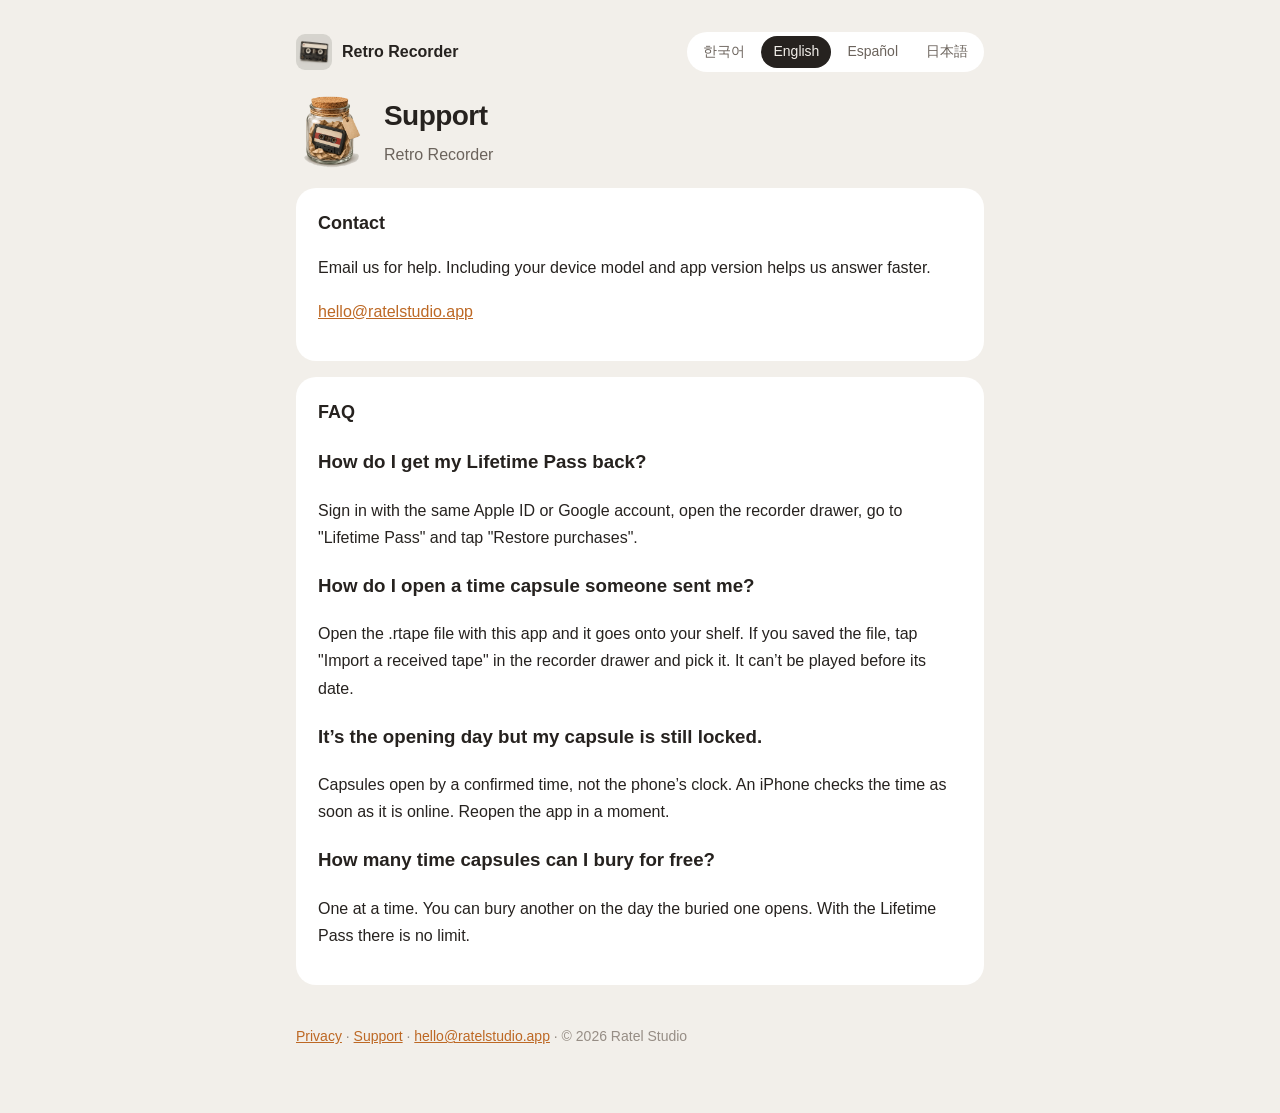
<file: retro-audio-recorder/support.html>
<!doctype html>
<html lang="ko">
<head>
<meta charset="utf-8">
<meta name="viewport" content="width=device-width,initial-scale=1">
<title>Retro Recorder — Support</title>
<link rel="stylesheet" href="../assets/site.css">
<link rel="icon" href="../assets/retro-audio-recorder-icon.png">
</head>
<body>
<main>
<div class="top">
  <a class="brand" href="./"><img src="../assets/retro-audio-recorder-icon.png" alt="">Retro Recorder</a>
  <div class="langs" role="group" aria-label="Language">
    <button data-set="ko">한국어</button><button data-set="en">English</button><button data-set="es">Español</button><button data-set="ja">日本語</button>
  </div>
</div>

<section data-lang="ko">
  <div class="hero"><img src="../assets/retro-audio-recorder-jar.png" alt=""><div><h1 data-title="레트로 녹음기 — 지원">지원</h1><p class="sub">레트로 녹음기</p></div></div>
  <div class="card">
    <h2>문의</h2>
    <p>문의는 이메일로 보내 주세요. 기기 종류와 앱 버전을 함께 적어 주시면 빨리 도울 수 있어요.</p>
    <p><a href="mailto:hello@ratelstudio.app">hello@ratelstudio.app</a></p>
  </div>
  <div class="card">
    <h2>자주 묻는 질문</h2>
    <h3>평생 이용권을 다시 받으려면?</h3>
    <p>같은 Apple ID 또는 Google 계정으로 로그인한 뒤, 녹음기 서랍의 &quot;평생 이용권&quot;에서 &quot;구매 복원&quot;를 눌러 주세요.</p>
    <h3>받은 타임캡슐 파일은 어떻게 여나요?</h3>
    <p>받은 .rtape 파일을 이 앱으로 열면 선반에 들어가요. 파일을 저장해 두었다면 녹음기 서랍의 &quot;받은 테이프 가져오기&quot;를 눌러 골라 주세요. 정한 날이 되기 전에는 들을 수 없어요.</p>
    <h3>타임캡슐이 열리는 날인데 아직 잠겨 있어요.</h3>
    <p>휴대폰 시계가 아니라 확인된 시각으로 열어요. iPhone은 인터넷에 연결되면 바로 시각을 확인해요. 잠시 뒤 앱을 다시 열어 주세요.</p>
    <h3>무료로는 타임캡슐을 몇 개 묻을 수 있나요?</h3>
    <p>한 번에 하나예요. 묻어 둔 캡슐이 열리는 날 다시 묻을 수 있어요. 평생 이용권이 있으면 개수 제한이 없어요.</p>
  </div>
</section>
<section data-lang="en">
  <div class="hero"><img src="../assets/retro-audio-recorder-jar.png" alt=""><div><h1 data-title="Retro Recorder — Support">Support</h1><p class="sub">Retro Recorder</p></div></div>
  <div class="card">
    <h2>Contact</h2>
    <p>Email us for help. Including your device model and app version helps us answer faster.</p>
    <p><a href="mailto:hello@ratelstudio.app">hello@ratelstudio.app</a></p>
  </div>
  <div class="card">
    <h2>FAQ</h2>
    <h3>How do I get my Lifetime Pass back?</h3>
    <p>Sign in with the same Apple ID or Google account, open the recorder drawer, go to &quot;Lifetime Pass&quot; and tap &quot;Restore purchases&quot;.</p>
    <h3>How do I open a time capsule someone sent me?</h3>
    <p>Open the .rtape file with this app and it goes onto your shelf. If you saved the file, tap &quot;Import a received tape&quot; in the recorder drawer and pick it. It can’t be played before its date.</p>
    <h3>It’s the opening day but my capsule is still locked.</h3>
    <p>Capsules open by a confirmed time, not the phone’s clock. An iPhone checks the time as soon as it is online. Reopen the app in a moment.</p>
    <h3>How many time capsules can I bury for free?</h3>
    <p>One at a time. You can bury another on the day the buried one opens. With the Lifetime Pass there is no limit.</p>
  </div>
</section>
<section data-lang="es">
  <div class="hero"><img src="../assets/retro-audio-recorder-jar.png" alt=""><div><h1 data-title="Grabadora Retro — Ayuda">Ayuda</h1><p class="sub">Grabadora Retro</p></div></div>
  <div class="card">
    <h2>Contacto</h2>
    <p>Escríbenos por correo. Indicar el modelo del dispositivo y la versión de la app nos ayuda a responder antes.</p>
    <p><a href="mailto:hello@ratelstudio.app">hello@ratelstudio.app</a></p>
  </div>
  <div class="card">
    <h2>Preguntas frecuentes</h2>
    <h3>¿Cómo recupero mi Pase de por vida?</h3>
    <p>Inicia sesión con el mismo Apple ID o cuenta de Google, abre el cajón de la grabadora, entra en &quot;Pase de por vida&quot; y toca &quot;Restaurar compras&quot;.</p>
    <h3>¿Cómo abro una cápsula del tiempo que me enviaron?</h3>
    <p>Abre el archivo .rtape con esta app y se guardará en tu estante. Si guardaste el archivo, toca &quot;Importar una cinta recibida&quot; en el cajón de la grabadora y elígelo. No se puede escuchar antes de su fecha.</p>
    <h3>Es el día de apertura y la cápsula sigue cerrada.</h3>
    <p>Las cápsulas se abren con una hora confirmada, no con el reloj del teléfono. El iPhone comprueba la hora en cuanto tiene conexión. Vuelve a abrir la app en un momento.</p>
    <h3>¿Cuántas cápsulas puedo enterrar gratis?</h3>
    <p>Una a la vez. Puedes enterrar otra el día que se abra la que ya enterraste. Con el Pase de por vida no hay límite.</p>
  </div>
</section>
<section data-lang="ja">
  <div class="hero"><img src="../assets/retro-audio-recorder-jar.png" alt=""><div><h1 data-title="レトロレコーダー — サポート">サポート</h1><p class="sub">レトロレコーダー</p></div></div>
  <div class="card">
    <h2>お問い合わせ</h2>
    <p>お問い合わせはメールでどうぞ。端末の機種とアプリのバージョンを書いていただくと、早くお答えできます。</p>
    <p><a href="mailto:hello@ratelstudio.app">hello@ratelstudio.app</a></p>
  </div>
  <div class="card">
    <h2>よくある質問</h2>
    <h3>ずっと使えるパスを復元するには？</h3>
    <p>同じ Apple ID または Google アカウントでサインインし、レコーダーの引き出しの「ずっと使えるパス」から「購入を復元」を押してください。</p>
    <h3>受け取ったタイムカプセルを開くには？</h3>
    <p>受け取った .rtape ファイルをこのアプリで開くと棚に入ります。ファイルを保存した場合は、レコーダーの引き出しの「受け取ったテープを取り込む」から選んでください。決めた日まで聴くことはできません。</p>
    <h3>開く日なのにまだロックされています。</h3>
    <p>タイムカプセルはスマートフォンの時計ではなく、確認した時刻で開きます。iPhone はインターネットにつながるとすぐに時刻を確認します。少ししてからアプリを開き直してください。</p>
    <h3>無料でいくつ埋められますか？</h3>
    <p>一度に 1 つです。埋めたカプセルが開く日に、また埋められます。ずっと使えるパスがあれば数の制限はありません。</p>
  </div>
</section>

<footer><a href="./privacy.html">Privacy</a> · <a href="./support.html">Support</a> · <a href="mailto:hello@ratelstudio.app">hello@ratelstudio.app</a> · © 2026 Ratel Studio</footer>
</main>
<script src="../assets/lang.js"></script>
</body>
</html>
</file>
<file: assets/site.css>
:root{--paper:#F2EFEA;--card:#FFFFFF;--ink:#26221F;--ink2:#6B635C;--ink3:#968D85;--line:#E6E1DA;--accent:#BD6824;--accent-soft:#FCEAD2}
@media (prefers-color-scheme:dark){:root{--paper:#1C1A18;--card:#26231F;--ink:#F2EFEA;--ink2:#BDB4AB;--ink3:#8E857C;--line:#3A3530;--accent:#E0873A;--accent-soft:#3A2A1A}}
*{box-sizing:border-box}
html{-webkit-text-size-adjust:100%}
body{margin:0;background:var(--paper);color:var(--ink);font:16px/1.7 -apple-system,BlinkMacSystemFont,"Apple SD Gothic Neo","Pretendard","Hiragino Sans","Noto Sans KR","Noto Sans JP","Segoe UI",sans-serif}
main{max-width:720px;margin:0 auto;padding:32px 16px 64px}
a{color:var(--accent)}
.top{display:flex;align-items:center;justify-content:space-between;gap:12px;flex-wrap:wrap;margin-bottom:24px}
.brand{display:flex;align-items:center;gap:10px;color:var(--ink);text-decoration:none;font-weight:700}
.brand img{width:36px;height:36px;border-radius:9px}
.langs{display:flex;gap:4px;background:var(--card);border-radius:999px;padding:4px}
.langs button{border:0;background:transparent;color:var(--ink2);font:inherit;font-size:14px;padding:4px 12px;border-radius:999px;cursor:pointer}
.langs button[aria-pressed=true]{background:var(--ink);color:var(--paper)}
.hero{display:flex;align-items:flex-end;gap:16px;margin:8px 0 20px}
.hero img{width:72px;height:auto}
h1{font-size:28px;line-height:1.3;margin:0 0 6px;letter-spacing:-.02em}
h2{font-size:18px;margin:28px 0 8px}
.sub{color:var(--ink2);margin:0}
.card{background:var(--card);border-radius:20px;padding:20px 22px;margin:16px 0}
.card h2:first-child{margin-top:0}
.meta{color:var(--ink3);font-size:14px}
ul{padding-left:20px}
li{margin:4px 0}
.btn{display:inline-block;background:var(--ink);color:var(--paper);text-decoration:none;font-weight:600;border-radius:14px;padding:12px 18px;margin:4px 8px 4px 0}
.apps{display:grid;gap:12px}
.app{display:flex;gap:14px;align-items:center;background:var(--card);border-radius:20px;padding:16px;text-decoration:none;color:var(--ink)}
.app img{width:56px;height:56px;border-radius:14px}
.app small{display:block;color:var(--ink2)}
footer{margin-top:40px;color:var(--ink3);font-size:14px}
[data-lang]{display:none}
[data-lang].on{display:block}
</file>
